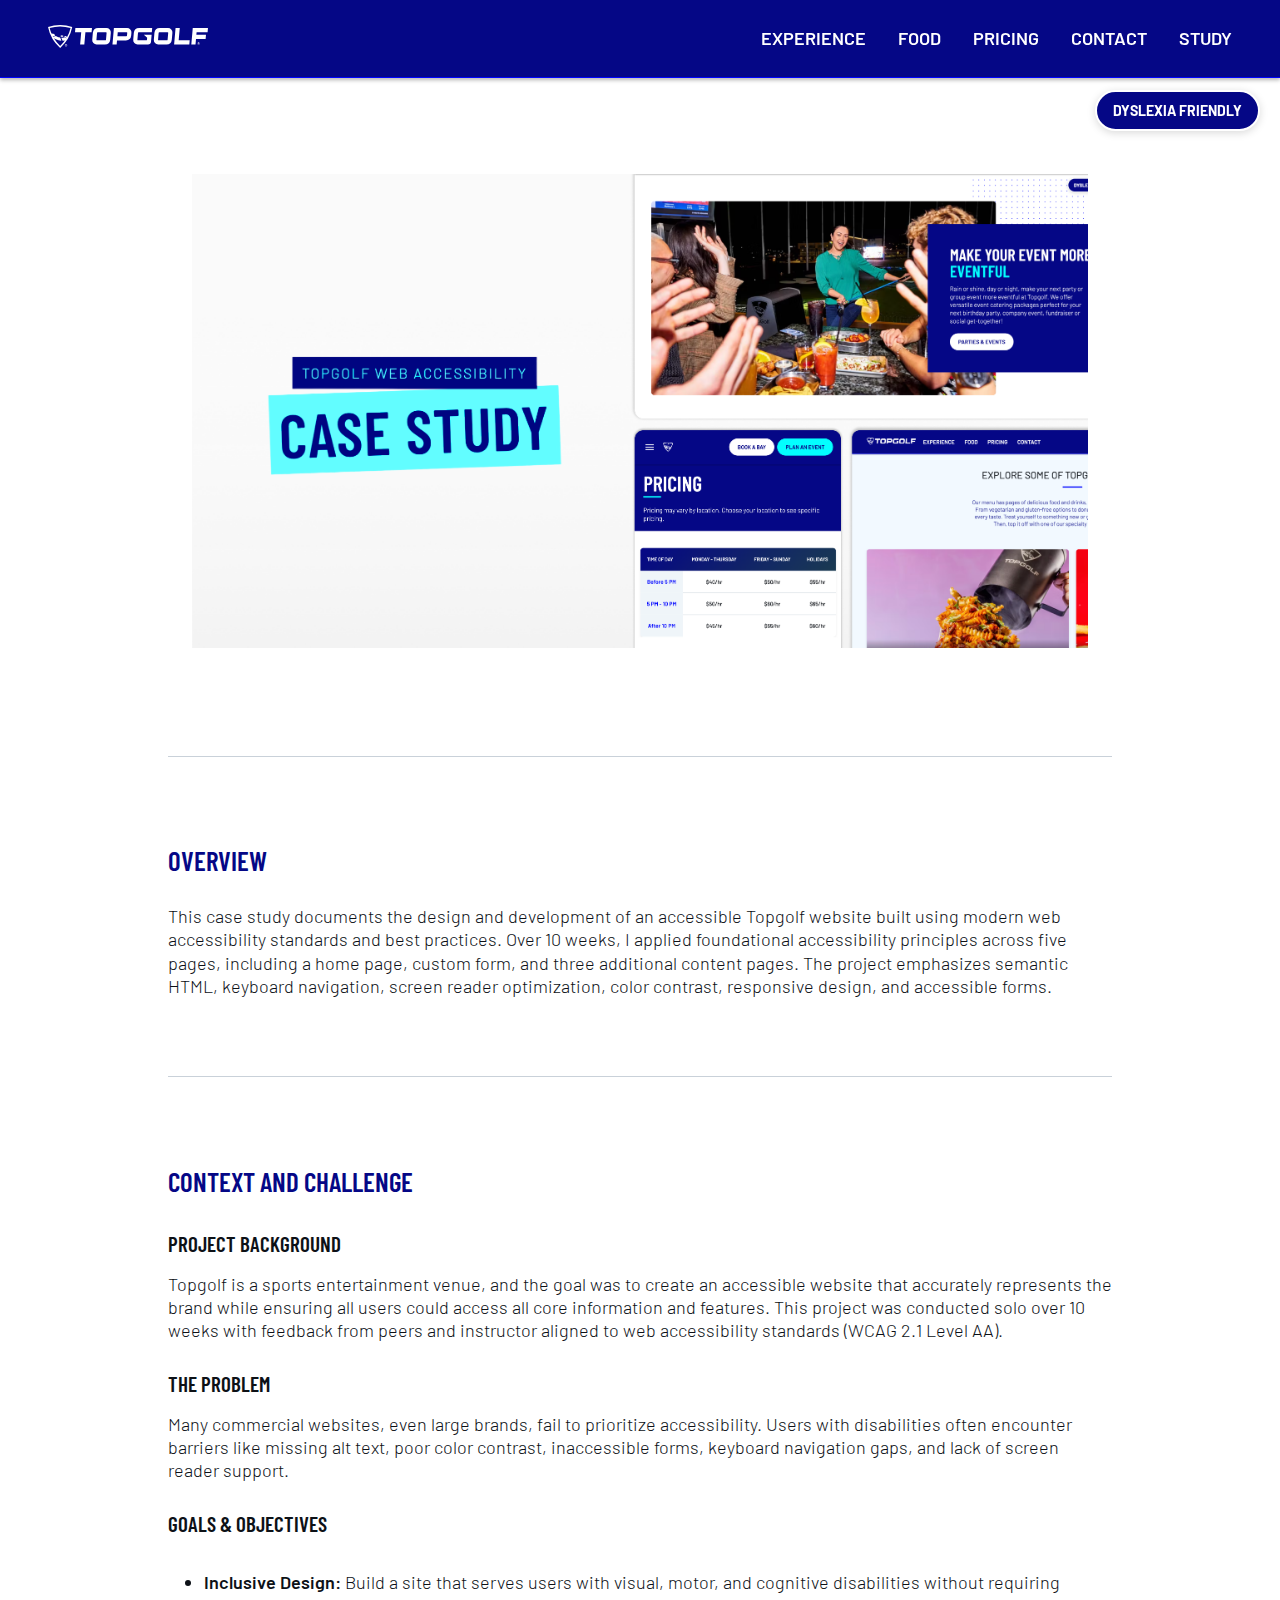
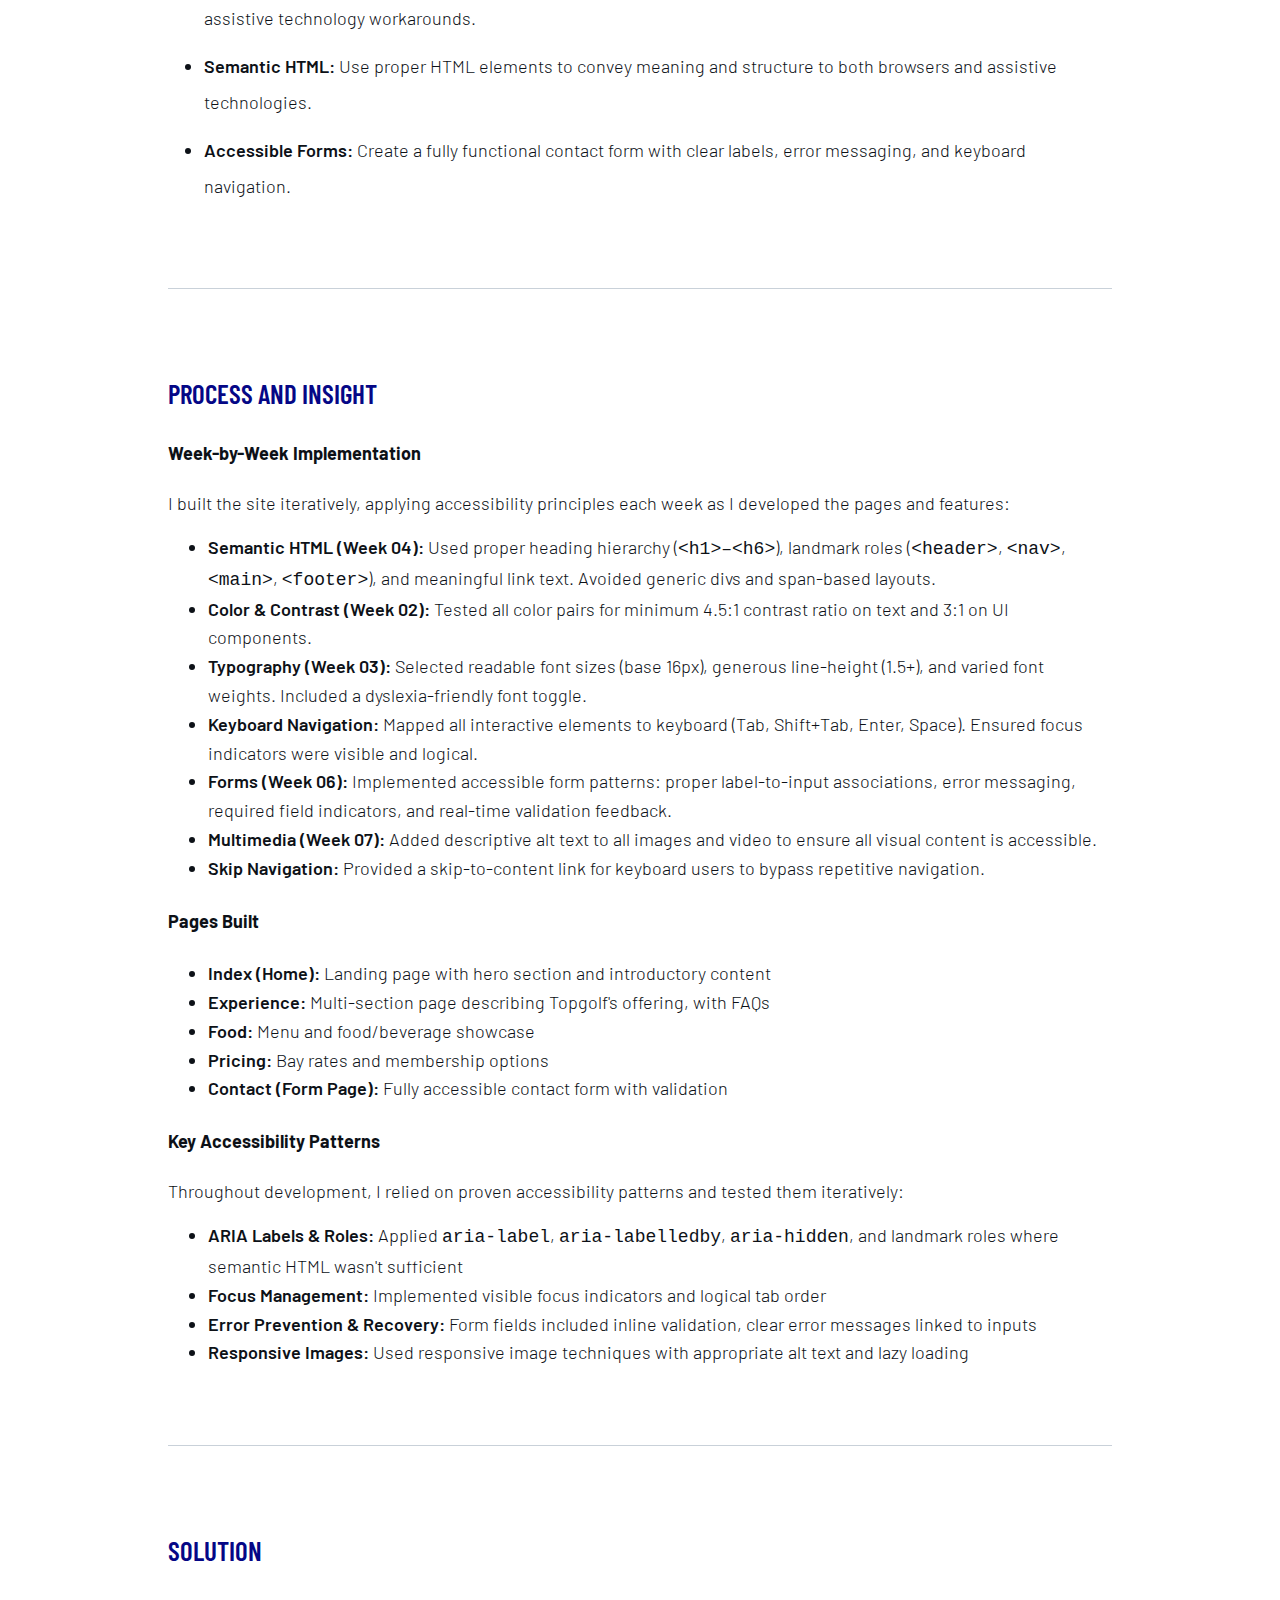
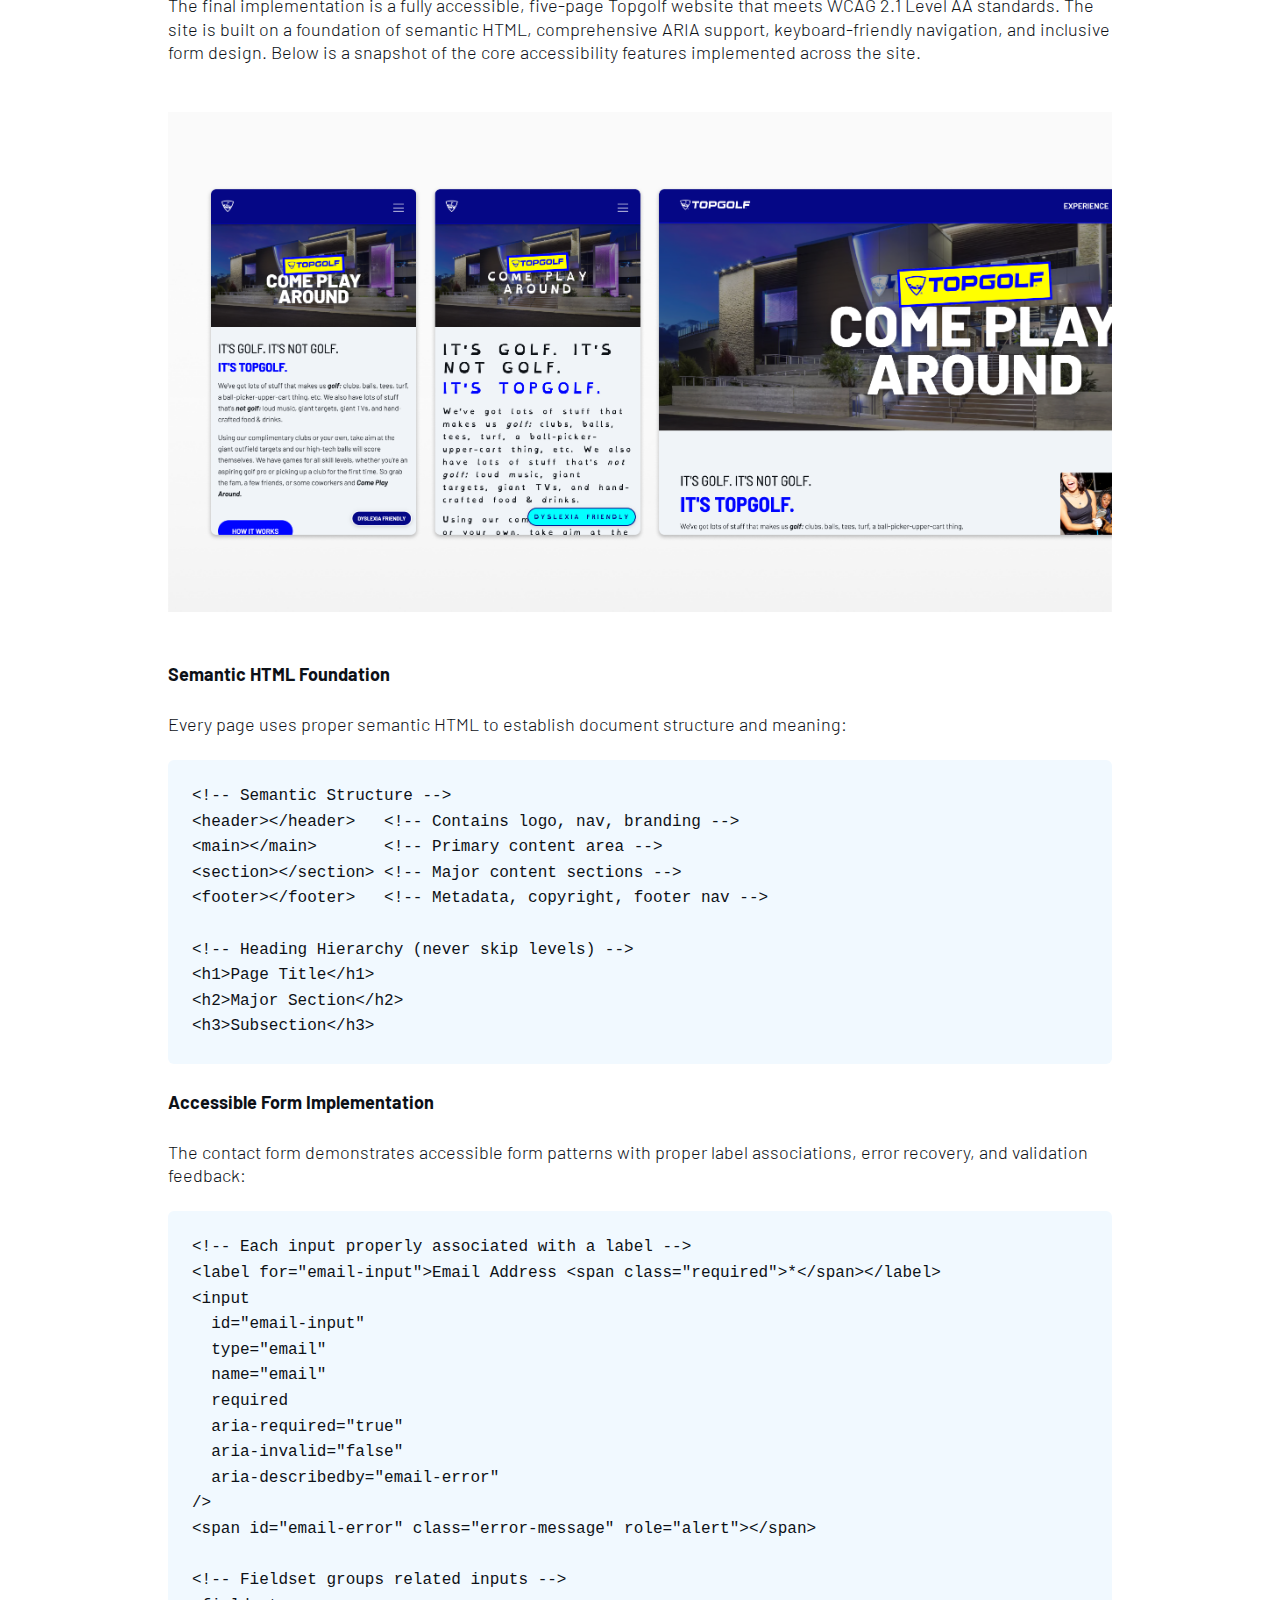
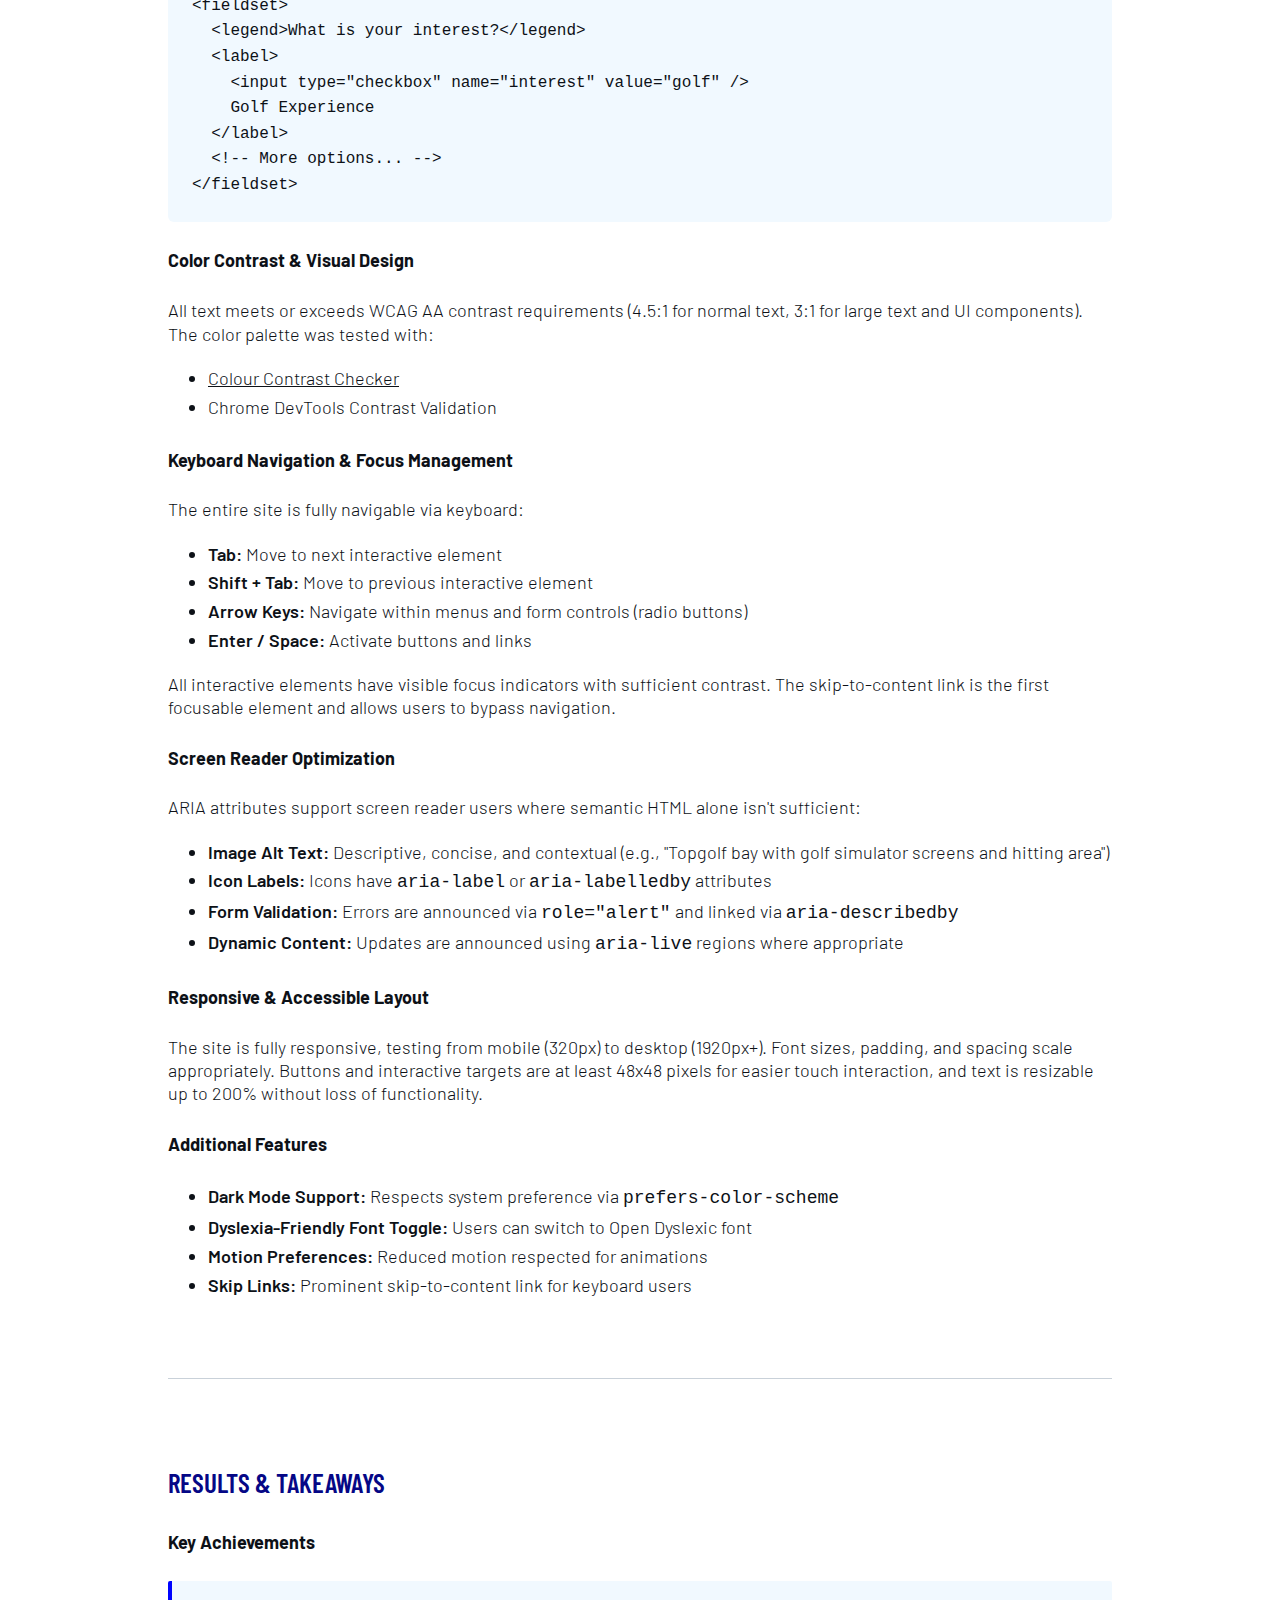
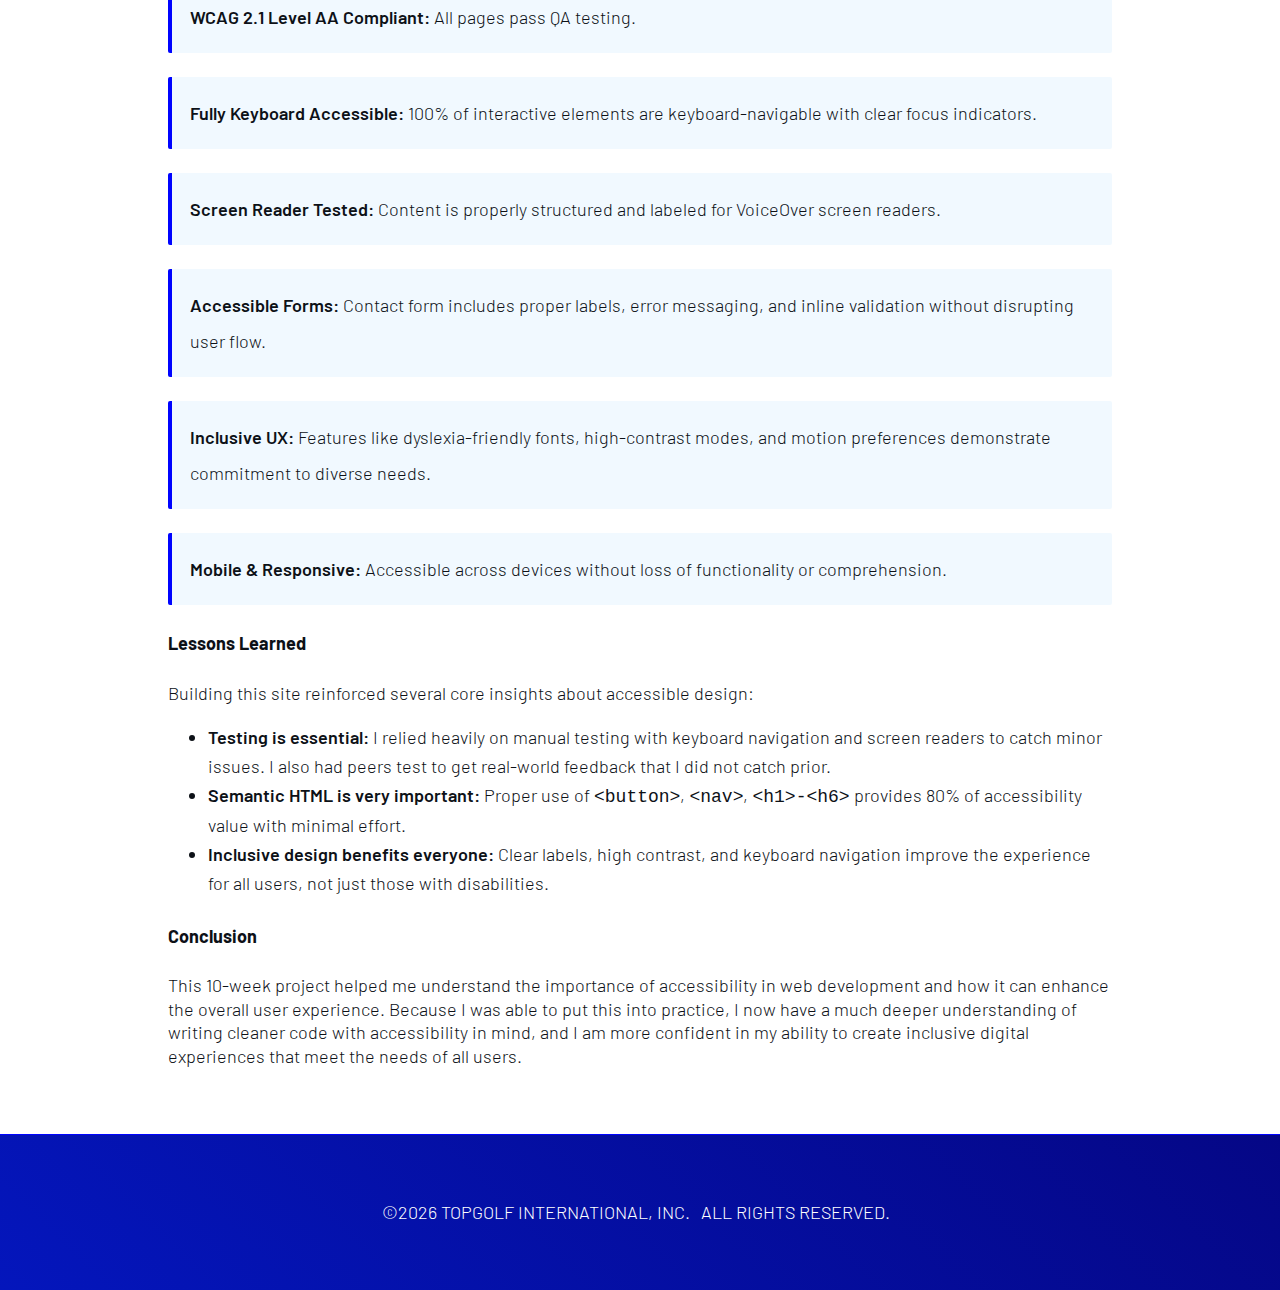
<file: final/case-study.html>
<!doctype html>
<html lang="en">
  <head>
    <meta charset="UTF-8" />
    <meta name="viewport" content="width=device-width, initial-scale=1.0" />
    <title>Case Study</title>
    <link rel="icon" href="https://topgolf.com/favicon.ico" sizes="48x48" />
    <link
      rel="icon"
      href="https://topgolf.com/favicon.svg"
      sizes="any"
      type="image/svg+xml"
    />
    <link
      rel="apple-touch-icon"
      href="https://s3.topgolf.com/apple-touch-icon-cpa.png?v=2023"
    />
    <style>
      @font-face {
        font-family: "Open Dyslexic";
        src: url("assets/fonts/OpenDyslexic-Regular.otf") format("opentype");
        font-weight: normal;
      }
    </style>
    <link rel="stylesheet" href="styles/components.css" />
    <link rel="stylesheet" href="styles/global.css" />
    <link rel="stylesheet" href="styles/case-study.css" />
    <link rel="stylesheet" href="styles/user-pref.css" />
  </head>
  <body>
    <a href="#content" class="skip-nav-link" aria-label="Skip to main content"
      >Skip to Content</a
    >
    <header
      class="site-header"
      aria-label="Site header with logo and navigation"
    >
      <a
        class="nav-logo-link"
        href="index.html"
        aria-label="Topgolf home page link"
      >
        <figure
          class="nav-logo nav-logo--shield"
          aria-hidden="true"
          aria-label="Topgolf shield logo"
        >
          <svg
            xmlns="http://www.w3.org/2000/svg"
            viewBox="0 0 144 136.46"
            role="img"
            aria-label="Topgolf Shield"
          >
            <title>Topgolf Logo Shield</title>
            <path
              d="M396,237.77a224.35,224.35,0,0,0-72,11.76,226.38,226.38,0,0,0,72,124.71,226.37,226.37,0,0,0,72-124.71A224.36,224.36,0,0,0,396,237.77Zm41.21,71.8-.26-.23a31,31,0,0,0-2.46-2.73c-.89-.88-1.88-1.76-2.94-2.64L420.42,302a13.51,13.51,0,0,1,1.06,1.34,8.39,8.39,0,0,1,1,2,5,5,0,0,1,.29,2,4.1,4.1,0,0,1-.3,1.27l11.91,5.88c-.48.82-1,1.64-1.44,2.45l-12.23-6.16a10,10,0,0,1-2.31,1.3,19.46,19.46,0,0,1-3.85,1.08,35.23,35.23,0,0,1-5.2.52,55.77,55.77,0,0,1-6.49-.2l7.83,17.83a70,70,0,0,0,13.41-.8A213.46,213.46,0,0,1,396,363a215.27,215.27,0,0,1-36.81-45.75,100.24,100.24,0,0,0,11.33,5.42,121.83,121.83,0,0,0,15.87,5.16,125.49,125.49,0,0,0,16.75,3l-5.94-18c-2.49-.41-5-.94-7.43-1.58s-4.92-1.4-7.23-2.23-4.44-1.72-6.44-2.66a53.88,53.88,0,0,1-5-2.69l-17.18,4.35q-.93-1.72-1.82-3.44l15.3-3.46a21.06,21.06,0,0,1-3-2.81,10.47,10.47,0,0,1-1.66-2.59,5.36,5.36,0,0,1-.48-2.29,4.07,4.07,0,0,1,.32-1.46h0l-17.88-3.13a212.7,212.7,0,0,1-11-33.61,218.62,218.62,0,0,1,124.47,0A215.22,215.22,0,0,1,437.21,309.56Z"
              transform="translate(-324 -237.77)"
            ></path>
            <path
              d="M404.21,299.19a1.26,1.26,0,0,1-.19.6,2.41,2.41,0,0,1-1.17.87,7.83,7.83,0,0,1-2.21.48,18.19,18.19,0,0,1-3.17,0l3,6.81a35.67,35.67,0,0,0,8.59-.07,11.28,11.28,0,0,0,4.94-1.72,3.23,3.23,0,0,0,1.5-2.67,4.59,4.59,0,0,0-.88-2.46Z"
              transform="translate(-324 -237.77)"
            ></path>
            <path
              d="M399.36,298a.82.82,0,0,0-.05-.83,3.19,3.19,0,0,0-.91-.93,9.08,9.08,0,0,0-1.5-.87c-.28-.13-.59-.26-.9-.39v-1.43l.7.22c.91.31,1.77.65,2.57,1a19.43,19.43,0,0,1,2.21,1.17,11.09,11.09,0,0,1,1.24.9l9.6,1.72a25.61,25.61,0,0,0-3.57-2.49,44.06,44.06,0,0,0-4.88-2.44c-1.7-.73-3.53-1.41-5.42-2-.8-.25-1.62-.49-2.45-.72v-1.29c.9.24,1.8.49,2.67.75q1.62.49,3.2,1t3.11,1.16l4.12-.93q-2.17-.83-4.41-1.6t-4.47-1.43c-1.39-.41-2.8-.81-4.22-1.18V268.53c6.92-3.71,14.63,1.91,19.6-8.18-6.67,2.06-10.74-3.44-19.6-3.52h-4.11v37.09c-.38,0-.74-.08-1.08-.09a7.64,7.64,0,0,0-1.64.1,2.5,2.5,0,0,0-1.08.42.75.75,0,0,0-.31.75,1.87,1.87,0,0,0,.65,1,7.13,7.13,0,0,0,1.5,1,14.55,14.55,0,0,0,2.15.88,17.68,17.68,0,0,0,2.51.62,13.14,13.14,0,0,0,2.31.2,5.66,5.66,0,0,0,1.64-.22A1.42,1.42,0,0,0,399.36,298Z"
              transform="translate(-324 -237.77)"
            ></path>
            <path
              d="M420.08,296.54c-1.42-.75-2.88-1.46-4.36-2.14-1-.44-1.93-.85-2.91-1.27l-4.1,1c.55.25,1.11.5,1.64.77,1,.49,1.91,1,2.81,1.51s1.81,1.09,2.64,1.65c.68.46,1.31.94,1.92,1.42l10.37,1.86c-1.19-.83-2.41-1.63-3.67-2.39S421.56,297.31,420.08,296.54Z"
              transform="translate(-324 -237.77)"
            ></path>
            <path
              d="M373.58,287l-6.84-3.44c-1.61,0-3.2.1-4.75.23s-3.31.34-4.88.61a41.73,41.73,0,0,0-4.79,1.09,28.35,28.35,0,0,0-4,1.54l15.92,2.85a8.68,8.68,0,0,1,1.6-1,14.53,14.53,0,0,1,2.37-.91,23.15,23.15,0,0,1,2.69-.61C371.72,287.23,372.63,287.12,373.58,287Z"
              transform="translate(-324 -237.77)"
            ></path>
            <path
              d="M379.35,286.93c1.05,0,2.14.11,3.24.21s2.2.23,3.33.38,2.07.31,3.13.5l-.78-2.38c-1.52-.3-3-.57-4.51-.8s-3.21-.46-4.78-.64-3.21-.32-4.79-.43c-.65,0-1.29-.06-1.94-.09l6.5,3.22Z"
              transform="translate(-324 -237.77)"
            ></path>
            <path
              d="M378.73,288.8a19,19,0,0,0-4.45.83,6.74,6.74,0,0,0-2.76,1.61l11.66,2.09a2.38,2.38,0,0,1,.8-.6,6.46,6.46,0,0,1,1.76-.48,14.34,14.34,0,0,1,2.29-.13,23.21,23.21,0,0,1,2.42.18l-.94-2.85a54.31,54.31,0,0,0-5.52-.66A37.25,37.25,0,0,0,378.73,288.8Z"
              transform="translate(-324 -237.77)"
            ></path>
            <path
              d="M389.6,299.32a24.4,24.4,0,0,1-3.15-1.41,13,13,0,0,1-2.27-1.52,5.8,5.8,0,0,1-.82-.86l-12.74-2.23a4.88,4.88,0,0,0,1.17,2.94,18.11,18.11,0,0,0,4.83,4.08,46.25,46.25,0,0,0,8.35,4,64.68,64.68,0,0,0,10.4,2.87l-2.24-6.81A31.78,31.78,0,0,1,389.6,299.32Z"
              transform="translate(-324 -237.77)"
            ></path>
          </svg>
        </figure>
        <figure
          class="nav-logo nav-logo--wordmark"
          aria-hidden="true"
          aria-label="Topgolf wordmark logo"
        >
          <svg
            xmlns="http://www.w3.org/2000/svg"
            viewBox="0 0 360 60"
            role="img"
            aria-label="Topgolf Wordmark"
          >
            <title>Topgolf Logo Horizontal</title>
            <path
              d="M253.82,325.69h0a2.68,2.68,0,1,1,5.36,0v0a2.68,2.68,0,1,1-5.36,0Zm5,0v0a2.26,2.26,0,0,0-2.28-2.29,2.29,2.29,0,0,0-2.28,2.31h0a2.28,2.28,0,1,0,4.56,0Zm-3.34-1.4h1.25c.62,0,1.08.29,1.08.89a.82.82,0,0,1-.59.83l.68,1h-.78l-.58-.84h-.41V327h-.65Zm1.21,1.31c.29,0,.46-.15.46-.37s-.18-.37-.46-.37h-.56v.74Z"
              transform="translate(-216 -280.17)"
            ></path>
            <path
              d="M243.25,280.17A85.08,85.08,0,0,0,216,284.62a85.6,85.6,0,0,0,27.25,47.2,85.6,85.6,0,0,0,27.25-47.2A85.08,85.08,0,0,0,243.25,280.17Zm15.6,27.18-.1-.09a10.81,10.81,0,0,0-.93-1,13.71,13.71,0,0,0-1.11-1l-4.21-.74c.15.18.29.35.4.51a2.89,2.89,0,0,1,.39.76,1.8,1.8,0,0,1,.11.74,1.53,1.53,0,0,1-.11.48l4.5,2.23-.54.93-4.63-2.33a3.83,3.83,0,0,1-.88.49,7,7,0,0,1-1.45.41,13.77,13.77,0,0,1-2,.2,23.62,23.62,0,0,1-2.46-.08l3,6.75a26,26,0,0,0,5.07-.31,80.73,80.73,0,0,1-10.65,12.29,81.72,81.72,0,0,1-13.93-17.32,37.92,37.92,0,0,0,4.29,2.05,46.31,46.31,0,0,0,6,1.95,47.22,47.22,0,0,0,6.34,1.15l-2.25-6.83c-.94-.16-1.88-.36-2.81-.6s-1.86-.53-2.74-.84-1.68-.65-2.43-1a20.83,20.83,0,0,1-1.9-1l-6.5,1.65-.69-1.31,5.79-1.31a7.69,7.69,0,0,1-1.12-1.06,4.24,4.24,0,0,1-.63-1,2,2,0,0,1-.18-.87,1.75,1.75,0,0,1,.12-.55h0l-6.77-1.18a80.37,80.37,0,0,1-4.14-12.72,82.6,82.6,0,0,1,47.11,0A81.36,81.36,0,0,1,258.85,307.35Z"
              transform="translate(-216 -280.17)"
            ></path>
            <path
              d="M246.36,303.42a.48.48,0,0,1-.07.23.93.93,0,0,1-.44.33,2.93,2.93,0,0,1-.84.18,6.93,6.93,0,0,1-1.2,0l1.13,2.58a13.82,13.82,0,0,0,3.25,0,4.19,4.19,0,0,0,1.87-.65,1.23,1.23,0,0,0,.57-1,1.7,1.7,0,0,0-.33-.93Z"
              transform="translate(-216 -280.17)"
            ></path>
            <path
              d="M244.52,303a.31.31,0,0,0,0-.32,1.44,1.44,0,0,0-.35-.35,3.3,3.3,0,0,0-.57-.33l-.34-.15v-.54l.27.08c.34.12.67.25,1,.39a8,8,0,0,1,.83.44,3.59,3.59,0,0,1,.47.35l3.64.65a10.35,10.35,0,0,0-1.35-.95,17.71,17.71,0,0,0-1.85-.92c-.64-.28-1.34-.53-2-.76q-.45-.15-.93-.27v-.49l1,.28c.41.13.82.26,1.21.4s.8.28,1.18.43l1.56-.35c-.55-.21-1.11-.41-1.67-.6s-1.12-.37-1.69-.54-1.06-.31-1.6-.45v-7.15c2.62-1.4,5.54.73,7.42-3.09-2.52.78-4.06-1.3-7.42-1.33h-1.56v14l-.4,0a2.47,2.47,0,0,0-.63,0,.9.9,0,0,0-.41.16.28.28,0,0,0-.11.28.67.67,0,0,0,.24.36,2.68,2.68,0,0,0,.57.38,6.17,6.17,0,0,0,.81.34,8.8,8.8,0,0,0,1,.23,4.76,4.76,0,0,0,.87.08,2.11,2.11,0,0,0,.63-.09A.53.53,0,0,0,244.52,303Z"
              transform="translate(-324 -237.77)"
            ></path>
            <path
              d="M252.37,302.42c-.54-.28-1.09-.56-1.65-.81-.36-.17-.73-.33-1.1-.48l-1.56.39.62.29c.37.18.72.37,1.06.57s.69.41,1,.62.5.36.73.54l3.93.71c-.45-.32-.92-.62-1.39-.91S252.93,302.71,252.37,302.42Z"
              transform="translate(-324 -237.77)"
            ></path>
            <path
              d="M234.77,298.82l-2.59-1.3q-.92,0-1.8.09c-.63.05-1.25.13-1.85.23a14.09,14.09,0,0,0-1.81.41,10.58,10.58,0,0,0-1.53.58l6,1.08a4,4,0,0,1,.61-.39,5.27,5.27,0,0,1,.9-.34,8.86,8.86,0,0,1,1-.23C234.06,298.89,234.41,298.85,234.77,298.82Z"
              transform="translate(-324 -237.77)"
            ></path>
            <path
              d="M237,298.78c.4,0,.81,0,1.23.08l1.26.15c.39.05.78.11,1.18.19l-.29-.9c-.58-.12-1.15-.22-1.71-.31l-1.81-.24c-.61-.07-1.22-.12-1.81-.16l-.74,0,2.47,1.22Z"
              transform="translate(-324 -237.77)"
            ></path>
            <path
              d="M236.72,299.49a7.08,7.08,0,0,0-1.69.31,2.54,2.54,0,0,0-1.05.61l4.42.79a.91.91,0,0,1,.3-.23,2.7,2.7,0,0,1,.67-.18,5.83,5.83,0,0,1,.87-.05c.28,0,.59,0,.91.07l-.35-1.08a20.76,20.76,0,0,0-2.09-.25A14.56,14.56,0,0,0,236.72,299.49Z"
              transform="translate(-324 -237.77)"
            ></path>
            <path
              d="M240.83,303.47a9,9,0,0,1-1.2-.53,5.2,5.2,0,0,1-.85-.58,3.21,3.21,0,0,1-.32-.32l-4.82-.85a2,2,0,0,0,.44,1.12,7.06,7.06,0,0,0,1.83,1.54,17.6,17.6,0,0,0,3.16,1.51,24.25,24.25,0,0,0,3.94,1.09l-.85-2.58A12.91,12.91,0,0,1,240.83,303.47Z"
              transform="translate(-324 -237.77)"
            ></path>
            <path
              d="M552.29,321.47v0a2.7,2.7,0,0,1,2.69-2.69,2.67,2.67,0,0,1,2.68,2.68h0a2.69,2.69,0,1,1-5.37,0Zm5,0h0a2.28,2.28,0,1,0-4.56,0v0a2.26,2.26,0,0,0,2.28,2.29A2.29,2.29,0,0,0,557.26,321.45Zm-3.35-1.39h1.26c.62,0,1.08.29,1.08.89a.83.83,0,0,1-.59.83l.68,1h-.78l-.58-.84h-.42v.84h-.65Zm1.22,1.31c.29,0,.46-.15.46-.37s-.18-.37-.46-.37h-.57v.74Z"
              transform="translate(-216 -280.17)"
            ></path>
            <polygon
              points="61.57 6.65 60.74 16.11 74.68 16.11 72.24 43.98 81.7 43.98 84.14 16.11 98.07 16.11 98.9 6.65 61.57 6.65"
            ></polygon>
            <path
              d="M486,286.83H467.39a12.18,12.18,0,0,0-11.88,10.92l-1.35,15.48a9.86,9.86,0,0,0,10,10.92H482.7a12.17,12.17,0,0,0,11.88-10.92l1.36-15.48A9.86,9.86,0,0,0,486,286.83Zm-.85,26.4a1.62,1.62,0,0,1-1.59,1.46H465a1.32,1.32,0,0,1-1.33-1.46L465,297.75a1.64,1.64,0,0,1,1.59-1.46h18.58a1.32,1.32,0,0,1,1.34,1.46Z"
              transform="translate(-216 -280.17)"
            ></path>
            <path
              d="M347.33,286.83H328.75a12.17,12.17,0,0,0-11.88,10.92l-1.36,15.48a9.87,9.87,0,0,0,10,10.92h18.58a12.18,12.18,0,0,0,11.88-10.92l1.35-15.48A9.85,9.85,0,0,0,347.33,286.83Zm-.85,26.4a1.63,1.63,0,0,1-1.59,1.46H326.31a1.31,1.31,0,0,1-1.33-1.46l1.35-15.48a1.62,1.62,0,0,1,1.59-1.46H346.5a1.32,1.32,0,0,1,1.33,1.46Z"
              transform="translate(-216 -280.17)"
            ></path>
            <polygon
              points="296.52 6.65 287.06 6.65 283.8 43.98 318.03 43.98 318.86 34.52 294.09 34.52 296.52 6.65"
            ></polygon>
            <path
              d="M393.77,286.83h-29.5L361,324.15h9.46l.82-9.28h20a12.18,12.18,0,0,0,11.88-10.93l.54-6.19A9.86,9.86,0,0,0,393.77,286.83Zm0,17.11a1.64,1.64,0,0,1-1.59,1.46h-20l.79-9.11h20a1.32,1.32,0,0,1,1.34,1.46Z"
              transform="translate(-216 -280.17)"
            ></path>
            <path
              d="M439.08,308.6l-.39,4.63a1.63,1.63,0,0,1-1.59,1.46H418.51a1.32,1.32,0,0,1-1.34-1.46l1.36-15.48a1.62,1.62,0,0,1,1.59-1.46h29.5l.83-9.46H421a12.17,12.17,0,0,0-11.88,10.92l-1.36,15.48a9.87,9.87,0,0,0,10,10.92h23.25a7,7,0,0,0,6.81-6.26l1.35-15.58h-17.5l7.49,6.29"
              transform="translate(-216 -280.17)"
            ></path>
            <polygon
              points="359.17 16.11 360 6.65 325.77 6.65 322.5 43.98 331.96 43.98 333.05 31.6 354.72 31.6 355.55 22.14 333.88 22.14 334.4 16.11 359.17 16.11"
            ></polygon>
          </svg>
        </figure>
      </a>

      <input
        type="checkbox"
        id="nav-toggle"
        class="nav-toggle"
        aria-hidden="true"
      />

      <button
        id="nav-toggle-btn"
        class="nav-toggle-btn"
        aria-label="Toggle main navigation menu"
        aria-expanded="false"
        aria-controls="site-nav"
      ></button>

      <nav
        id="site-nav"
        class="site-nav"
        aria-label="Primary site navigation menu"
      >
        <ul class="menu-links" aria-label="Main navigation links">
          <li aria-label="Topgolf Experience navigation item">
            <a
              id="nav-link-experience"
              class="nav-link"
              href="experience.html"
              aria-label="Go to Topgolf Experience page"
              >Experience</a
            >
          </li>
          <li aria-label="Food and Drink navigation item">
            <a
              id="nav-link-fnb"
              class="nav-link"
              href="food.html"
              aria-label="Go to Food page"
              >Food</a
            >
          </li>
          <li aria-label="Pricing navigation item">
            <a
              id="nav-link-pricing"
              class="nav-link"
              href="pricing.html"
              aria-label="Go to Pricing page"
              >Pricing</a
            >
          </li>
          <li aria-label="Contact navigation item">
            <a
              id="nav-link-contact"
              class="nav-link"
              href="contact.html"
              aria-label="Go to Contact page"
              >Contact</a
            >
          </li>
          <li aria-label="Case Study navigation item">
            <a
              id="nav-link-study"
              class="nav-link"
              href="case-study.html"
              aria-label="Go to Case Study page"
              >Study</a
            >
          </li>
        </ul>
      </nav>
    </header>

    <main id="content" class="site-main" aria-label="Main content area">
      <section
        class="section section--intro"
        tabindex="0"
        aria-label="Introduction section"
      >
        <figure
          class="hero-image"
          aria-label="Topgolf website case study hero image"
        >
          <img
            src="./assets/hero.png"
            alt="Screenshot of the Topgolf website showing the accessible design and navigation"
            width="1200"
            height="600"
            loading="lazy"
          />
        </figure>
      </section>

      <hr />

      <section id="overview" class="section" aria-label="Overview section">
        <h2>Overview</h2>
        <p>
          This case study documents the design and development of an accessible
          Topgolf website built using modern web accessibility standards and
          best practices. Over 10 weeks, I applied foundational accessibility
          principles across five pages, including a home page, custom form, and
          three additional content pages. The project emphasizes semantic HTML,
          keyboard navigation, screen reader optimization, color contrast,
          responsive design, and accessible forms.
        </p>
      </section>

      <hr />

      <section
        id="context-and-challenge"
        class="section"
        aria-label="Context and Challenge section"
      >
        <h2>Context and Challenge</h2>
        <article class="text-wrapper" aria-label="Project Background">
          <h3 class="details-column-heading">Project Background</h3>
          <p>
            Topgolf is a sports entertainment venue, and the goal was to create
            an accessible website that accurately represents the brand while
            ensuring all users could access all core information and features.
            This project was conducted solo over 10 weeks with feedback from
            peers and instructor aligned to web accessibility standards (WCAG
            2.1 Level AA).
          </p>
        </article>
        <article class="text-wrapper" aria-label="The Problem">
          <h3 class="details-column-heading">The Problem</h3>
          <p>
            Many commercial websites, even large brands, fail to prioritize
            accessibility. Users with disabilities often encounter barriers like
            missing alt text, poor color contrast, inaccessible forms, keyboard
            navigation gaps, and lack of screen reader support.
          </p>
        </article>
        <article class="text-wrapper" aria-label="Goals and Objectives">
          <h3 class="details-column-heading">Goals &amp; Objectives</h3>
          <ul aria-label="Project goals and objectives">
            <li aria-label="Goal: Inclusive Design">
              <strong>Inclusive Design:</strong> Build a site that serves users
              with visual, motor, and cognitive disabilities without requiring
              assistive technology workarounds.
            </li>
            <li aria-label="Goal: Semantic HTML">
              <strong>Semantic HTML:</strong> Use proper HTML elements to convey
              meaning and structure to both browsers and assistive technologies.
            </li>
            <li aria-label="Goal: Accessible Forms">
              <strong>Accessible Forms:</strong> Create a fully functional
              contact form with clear labels, error messaging, and keyboard
              navigation.
            </li>
          </ul>
        </article>
      </section>

      <hr />

      <section
        id="process-and-insight"
        class="section"
        aria-label="Process and Insight section"
      >
        <h2>Process and Insight</h2>
        <h4 class="details-column-heading">Week-by-Week Implementation</h4>
        <p>
          I built the site iteratively, applying accessibility principles each
          week as I developed the pages and features:
        </p>
        <ul aria-label="Week-by-week implementation of accessibility features">
          <li aria-label="Week 04: Semantic HTML - proper heading hierarchy and landmark roles">
            <strong>Semantic HTML (Week 04):</strong> Used proper heading
            hierarchy (<code>&lt;h1&gt;–&lt;h6&gt;</code>), landmark roles
            (<code>&lt;header&gt;</code>, <code>&lt;nav&gt;</code>,
            <code>&lt;main&gt;</code>, <code>&lt;footer&gt;</code>), and
            meaningful link text. Avoided generic divs and span-based layouts.
          </li>
          <li aria-label="Week 02: Color and Contrast - tested 4.5:1 contrast ratio">
            <strong>Color &amp; Contrast (Week 02):</strong> Tested all color
            pairs for minimum 4.5:1 contrast ratio on text and 3:1 on UI
            components.
          </li>
          <li aria-label="Week 03: Typography - readable font sizes and dyslexia-friendly toggle">
            <strong>Typography (Week 03):</strong> Selected readable font sizes
            (base 16px), generous line-height (1.5+), and varied font weights.
            Included a dyslexia-friendly font toggle.
          </li>
          <li aria-label="Keyboard Navigation - Tab, Shift+Tab, Enter, Space with visible focus indicators">
            <strong>Keyboard Navigation:</strong> Mapped all interactive
            elements to keyboard (Tab, Shift+Tab, Enter, Space). Ensured focus
            indicators were visible and logical.
          </li>
          <li aria-label="Week 06: Forms - proper label associations and validation feedback">
            <strong>Forms (Week 06):</strong> Implemented accessible form
            patterns: proper label-to-input associations, error messaging,
            required field indicators, and real-time validation feedback.
          </li>
          <li aria-label="Week 07: Multimedia - descriptive alt text for all images and video">
            <strong>Multimedia (Week 07):</strong> Added descriptive alt text to
            all images and video to ensure all visual content is accessible.
          </li>
          <li aria-label="Skip Navigation - skip-to-content link for keyboard users">
            <strong>Skip Navigation:</strong> Provided a skip-to-content link
            for keyboard users to bypass repetitive navigation.
          </li>
        </ul>
        <h4 class="details-column-heading" id="pages-built">Pages Built</h4>
        <ul aria-labelledby="pages-built">
          <li aria-label="Index page - Landing page with hero section">
            <strong>Index (Home):</strong> Landing page with hero section and
            introductory content
          </li>
          <li aria-label="Experience page - Multi-section page with FAQs">
            <strong>Experience:</strong> Multi-section page describing Topgolf's
            offering, with FAQs
          </li>
          <li aria-label="Food page - Menu and beverage showcase"><strong>Food:</strong> Menu and food/beverage showcase</li>
          <li aria-label="Pricing page - Bay rates and membership options"><strong>Pricing:</strong> Bay rates and membership options</li>
          <li aria-label="Contact page - Fully accessible form with validation">
            <strong>Contact (Form Page):</strong> Fully accessible contact form
            with validation
          </li>
        </ul>
        <h4 class="details-column-heading">Key Accessibility Patterns</h4>
        <p>
          Throughout development, I relied on proven accessibility patterns and
          tested them iteratively:
        </p>
        <ul aria-label="Key accessibility patterns used during development">
          <li aria-label="Pattern: ARIA Labels and Roles - aria-label, aria-labelledby, aria-hidden, landmark roles">
            <strong>ARIA Labels &amp; Roles:</strong> Applied
            <code>aria-label</code>, <code>aria-labelledby</code>,
            <code>aria-hidden</code>, and landmark roles where semantic HTML
            wasn't sufficient
          </li>
          <li aria-label="Pattern: Focus Management - visible indicators with logical tab order">
            <strong>Focus Management:</strong> Implemented visible focus
            indicators and logical tab order
          </li>
          <li aria-label="Pattern: Error Prevention and Recovery - inline validation with clear messages">
            <strong>Error Prevention &amp; Recovery:</strong> Form fields
            included inline validation, clear error messages linked to inputs
          </li>
          <li aria-label="Pattern: Responsive Images - responsive techniques with alt text and lazy loading">
            <strong>Responsive Images:</strong> Used responsive image techniques
            with appropriate alt text and lazy loading
          </li>
        </ul>
      </section>

      <hr />

      <section id="solution" class="section" aria-label="Solution section">
        <h2>Solution</h2>
        <p>
          The final implementation is a fully accessible, five-page Topgolf
          website that meets WCAG 2.1 Level AA standards. The site is built on a
          foundation of semantic HTML, comprehensive ARIA support,
          keyboard-friendly navigation, and inclusive form design. Below is a
          snapshot of the core accessibility features implemented across the
          site.
        </p>
         <figure
          class="hero-image"
          aria-label="Topgolf website case study solution image"
        >
          <img
            src="./assets/solution.png"
            alt="Three screenshots of the Topgolf website showing the accessible and responsive design and dyslexia-friendly toggle"
            width="1200"
            height="600"
            loading="lazy"
          />
        </figure>

        <h4 class="details-column-heading">Semantic HTML Foundation</h4>
        <p>
          Every page uses proper semantic HTML to establish document structure
          and meaning:
        </p>
        <pre><code aria-label="Example HTML code showing semantic structure with header, main, section, and footer elements plus heading hierarchy">&lt;!-- Semantic Structure --&gt;
&lt;header&gt;&lt;/header&gt;   &lt;!-- Contains logo, nav, branding --&gt;
&lt;main&gt;&lt;/main&gt;       &lt;!-- Primary content area --&gt;
&lt;section&gt;&lt;/section&gt; &lt;!-- Major content sections --&gt;
&lt;footer&gt;&lt;/footer&gt;   &lt;!-- Metadata, copyright, footer nav --&gt;

&lt;!-- Heading Hierarchy (never skip levels) --&gt;
&lt;h1&gt;Page Title&lt;/h1&gt;
&lt;h2&gt;Major Section&lt;/h2&gt;
&lt;h3&gt;Subsection&lt;/h3&gt;
</code></pre>

        <h4 class="details-column-heading">Accessible Form Implementation</h4>
        <p>
          The contact form demonstrates accessible form patterns with proper
          label associations, error recovery, and validation feedback:
        </p>
        <pre><code aria-label="Example HTML code showing accessible form implementation with input labels, required attributes, error messaging, and fieldset grouping">&lt;!-- Each input properly associated with a label --&gt;
&lt;label for="email-input"&gt;Email Address &lt;span class="required"&gt;*&lt;/span&gt;&lt;/label&gt;
&lt;input
  id="email-input"
  type="email"
  name="email"
  required
  aria-required="true"
  aria-invalid="false"
  aria-describedby="email-error"
/&gt;
&lt;span id="email-error" class="error-message" role="alert"&gt;&lt;/span&gt;

&lt;!-- Fieldset groups related inputs --&gt;
&lt;fieldset&gt;
  &lt;legend&gt;What is your interest?&lt;/legend&gt;
  &lt;label&gt;
    &lt;input type="checkbox" name="interest" value="golf" /&gt;
    Golf Experience
  &lt;/label&gt;
  &lt;!-- More options... --&gt;
&lt;/fieldset&gt;
</code></pre>

        <h4 class="details-column-heading">
          Color Contrast &amp; Visual Design
        </h4>
        <p>
          All text meets or exceeds WCAG AA contrast requirements (4.5:1 for
          normal text, 3:1 for large text and UI components). The color palette
          was tested with:
        </p>
        <ul aria-label="Tools used for color contrast testing">
          <li aria-label="Colour Contrast Checker tool">
            <a
              style="text-decoration: underline"
              target="_blank"
              href="https://colourcontrast.cc/"
              aria-label="Colour Contrast Checker (opens in new tab)"
              >Colour Contrast Checker</a
            >
          </li>
          <li aria-label="Chrome DevTools Contrast Validation">Chrome DevTools Contrast Validation</li>
        </ul>

        <h4 class="details-column-heading">
          Keyboard Navigation &amp; Focus Management
        </h4>
        <p>The entire site is fully navigable via keyboard:<br /></p>
        <ul aria-label="Keyboard navigation controls and shortcuts">
          <li aria-label="Tab key - Move to next interactive element"><strong>Tab:</strong> Move to next interactive element</li>
          <li aria-label="Shift plus Tab - Move to previous interactive element">
            <strong>Shift + Tab:</strong> Move to previous interactive element
          </li>
          <li aria-label="Arrow Keys - Navigate within menus and form controls">
            <strong>Arrow Keys:</strong> Navigate within menus and form controls
            (radio buttons)
          </li>
          <li aria-label="Enter or Space - Activate buttons and links"><strong>Enter / Space:</strong> Activate buttons and links</li>
        </ul>
        <p>
          All interactive elements have visible focus indicators with sufficient
          contrast. The skip-to-content link is the first focusable element and
          allows users to bypass navigation.
        </p>

        <h4 class="details-column-heading">Screen Reader Optimization</h4>
        <p>
          ARIA attributes support screen reader users where semantic HTML alone
          isn't sufficient:
        </p>
        <ul aria-label="Screen reader optimization techniques">
          <li aria-label="Image Alt Text - descriptive, concise, and contextual">
            <strong>Image Alt Text:</strong> Descriptive, concise, and
            contextual (e.g., "Topgolf bay with golf simulator screens and
            hitting area")
          </li>
          <li aria-label="Icon Labels - using aria-label or aria-labelledby">
            <strong>Icon Labels:</strong> Icons have <code>aria-label</code> or
            <code>aria-labelledby</code> attributes
          </li>
          <li aria-label="Form Validation - errors announced with role alert and aria-describedby">
            <strong>Form Validation:</strong> Errors are announced via
            <code>role="alert"</code> and linked via
            <code>aria-describedby</code>
          </li>
          <li aria-label="Dynamic Content - updates announced using aria-live regions">
            <strong>Dynamic Content:</strong> Updates are announced using
            <code>aria-live</code> regions where appropriate
          </li>
        </ul>

        <h4 class="details-column-heading">
          Responsive &amp; Accessible Layout
        </h4>
        <p>
          The site is fully responsive, testing from mobile (320px) to desktop
          (1920px+). Font sizes, padding, and spacing scale appropriately.
          Buttons and interactive targets are at least 48x48 pixels for easier
          touch interaction, and text is resizable up to 200% without loss of
          functionality.
        </p>

        <h4 class="details-column-heading" id="additional-features">Additional Features</h4>
        <ul aria-labelledby="additional-features">
          <li aria-label="Dark Mode Support - respects system preference">
            <strong>Dark Mode Support:</strong> Respects system preference via
            <code>prefers-color-scheme</code>
          </li>
          <li aria-label="Dyslexia-Friendly Font Toggle - switch to Open Dyslexic font">
            <strong>Dyslexia-Friendly Font Toggle:</strong> Users can switch to
            Open Dyslexic font
          </li>
          <li aria-label="Motion Preferences - reduced motion for animations">
            <strong>Motion Preferences:</strong> Reduced motion respected for
            animations
          </li>
          <li aria-label="Skip Links - prominent skip-to-content for keyboard users">
            <strong>Skip Links:</strong> Prominent skip-to-content link for
            keyboard users
          </li>
        </ul>
      </section>

      <hr />

      <section id="results-and-takeaways" class="section" aria-label="Results and Takeaways section">
        <h2>Results &amp; Takeaways</h2>
        <h4 class="details-column-heading" id="key-achievements">Key Achievements</h4>
        <ul class="metric-list" aria-labelledby="key-achievements" aria-label="Key achievements list" style="margin-top: 1rem">
          <li aria-label="Achievement: WCAG 2.1 Level AA Compliant">
            <strong>WCAG 2.1 Level AA Compliant:</strong> All pages pass QA
            testing.
          </li>
          <li aria-label="Achievement: Fully Keyboard Accessible">
            <strong>Fully Keyboard Accessible:</strong> 100% of interactive
            elements are keyboard-navigable with clear focus indicators.
          </li>
          <li aria-label="Achievement: Screen Reader Tested">
            <strong>Screen Reader Tested:</strong> Content is properly
            structured and labeled for VoiceOver screen readers.
          </li>
          <li aria-label="Achievement: Accessible Forms">
            <strong>Accessible Forms:</strong> Contact form includes proper
            labels, error messaging, and inline validation without disrupting
            user flow.
          </li>
          <li aria-label="Achievement: Inclusive User Experience">
            <strong>Inclusive UX:</strong> Features like dyslexia-friendly
            fonts, high-contrast modes, and motion preferences demonstrate
            commitment to diverse needs.
          </li>
          <li aria-label="Achievement: Mobile and Responsive">
            <strong>Mobile &amp; Responsive:</strong> Accessible across devices
            without loss of functionality or comprehension.
          </li>
        </ul>

        <h4 class="details-column-heading" id="lessons-learned">Lessons Learned</h4>
        <p>
          Building this site reinforced several core insights about accessible
          design:
        </p>
        <ul aria-labelledby="lessons-learned">
          <li aria-label="Lesson: Testing is essential - manual testing and peer feedback">
            <strong>Testing is essential:</strong> I relied heavily on manual
            testing with keyboard navigation and screen readers to catch minor
            issues. I also had peers test to get real-world feedback that I did
            not catch prior.
          </li>
          <li aria-label="Lesson: Semantic HTML is very important - provides 80 percent of accessibility value">
            <strong>Semantic HTML is very important:</strong> Proper use of
            <code>&lt;button&gt;</code>, <code>&lt;nav&gt;</code>,
            <code>&lt;h1&gt;-&lt;h6&gt;</code> provides 80% of accessibility
            value with minimal effort.
          </li>
          <li aria-label="Lesson: Inclusive design benefits everyone - improves experience for all users">
            <strong>Inclusive design benefits everyone:</strong> Clear labels,
            high contrast, and keyboard navigation improve the experience for
            all users, not just those with disabilities.
          </li>
        </ul>

        <h4 class="details-column-heading">Conclusion</h4>
        <p>
          This 10-week project helped me understand the importance of
          accessibility in web development and how it can enhance the overall
          user experience. Because I was able to put this into practice, I now
          have a much deeper understanding of writing cleaner code with
          accessibility in mind, and I am more confident in my ability to create
          inclusive digital experiences that meet the needs of all users.
        </p>
      </section>
    </main>
    <footer
      class="site-footer"
      aria-labelledby="footer-heading"
      aria-label="Site footer"
    >
      <small class="footer-meta" aria-label="Footer copyright">
        <p
          class="footer-meta-line"
          aria-label="Copyright 2026 Topgolf International, Inc."
        >
          ©2026 Topgolf International, Inc.
        </p>
        <p class="footer-meta-line" aria-label="All rights reserved.">
          All rights reserved.
        </p>
      </small>
    </footer>
    <script src="script/main.js"></script>
    <script src="script/dyslexia-mode.js"></script>
  </body>
</html>
</file>
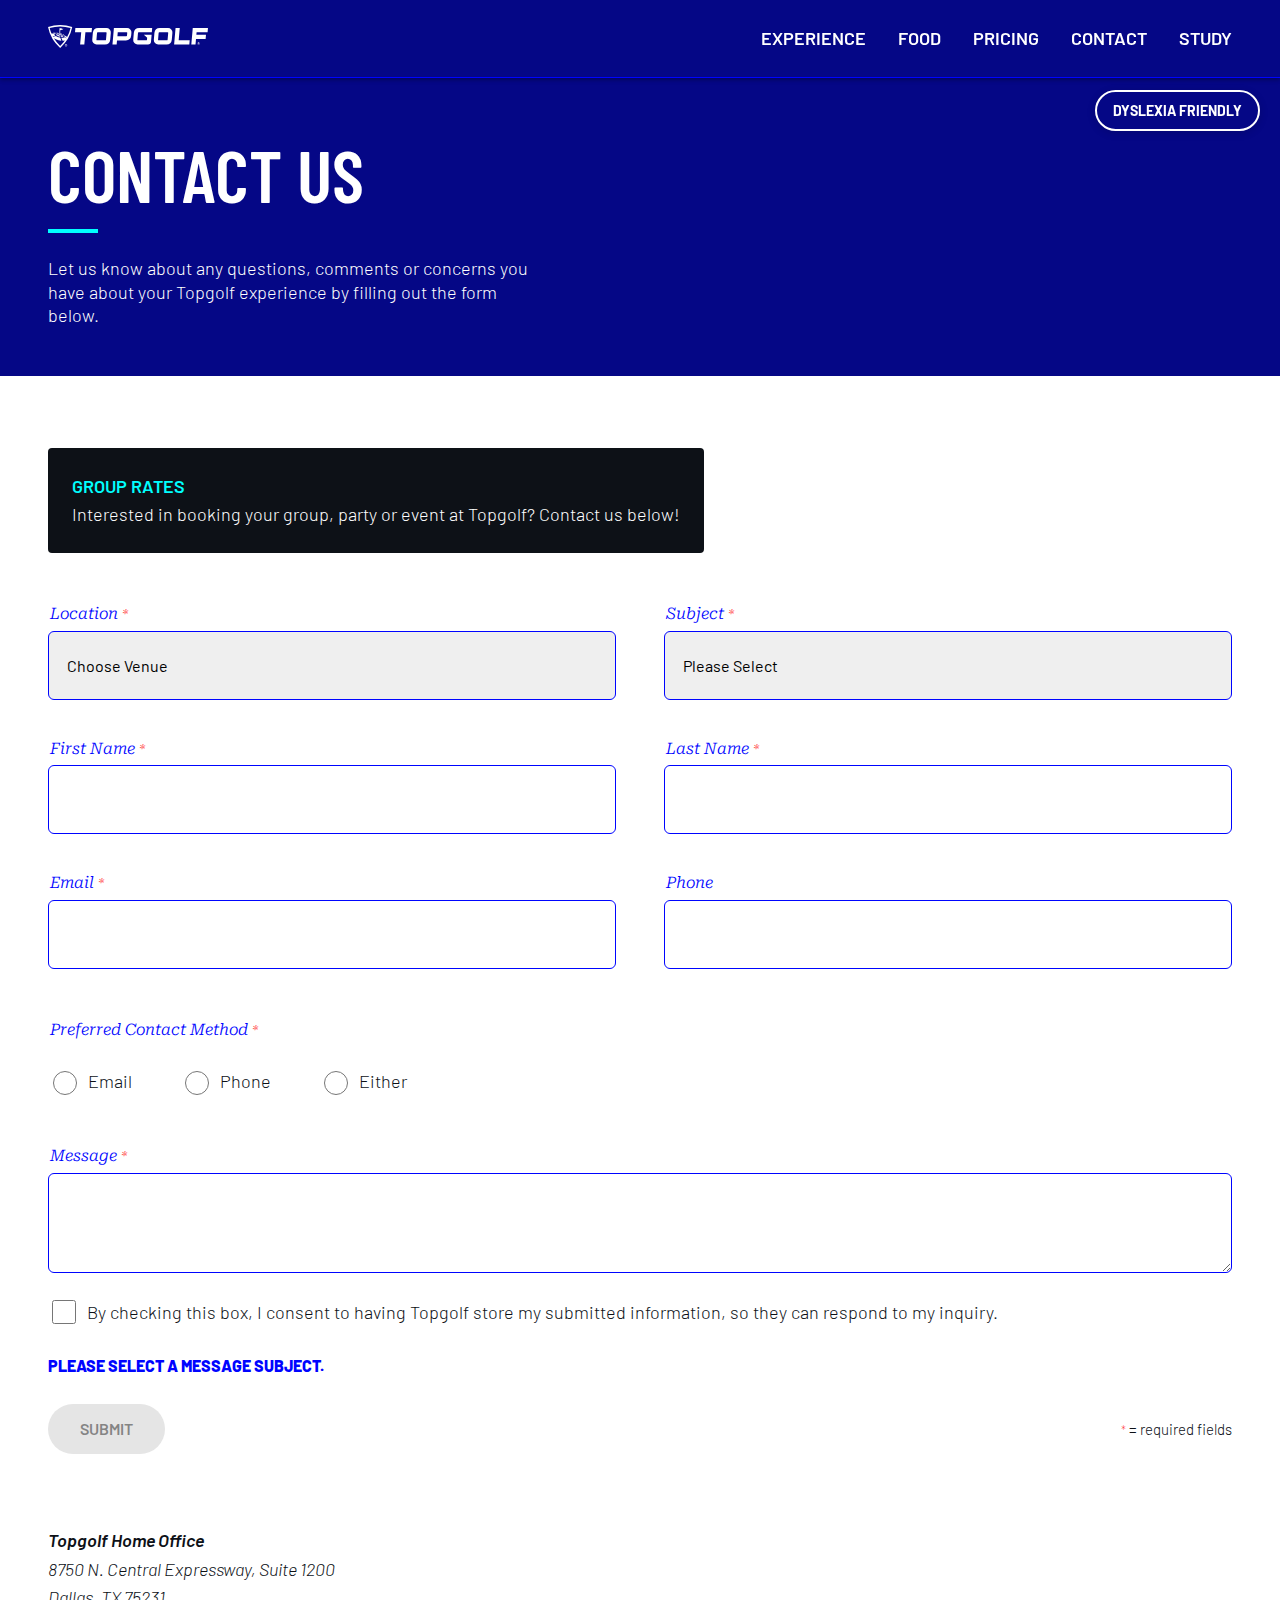
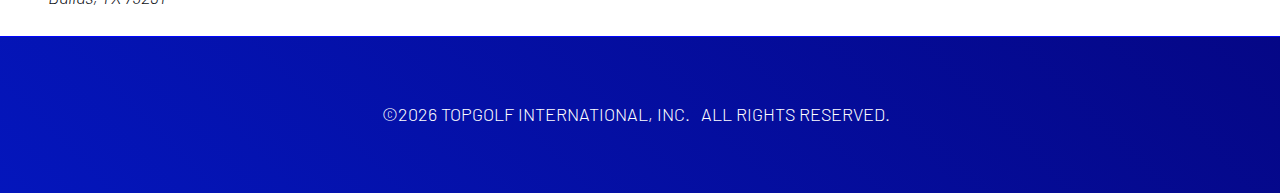
<file: final/contact.html>
<!doctype html>
<html lang="en">
  <head>
    <meta charset="UTF-8" />
    <meta name="viewport" content="width=device-width, initial-scale=1.0" />
    <title>Contact</title>
    <link rel="icon" href="https://topgolf.com/favicon.ico" sizes="48x48" />
    <link
      rel="icon"
      href="https://topgolf.com/favicon.svg"
      sizes="any"
      type="image/svg+xml"
    />
    <link
      rel="apple-touch-icon"
      href="https://s3.topgolf.com/apple-touch-icon-cpa.png?v=2023"
    />
    <style>
      @font-face {
        font-family: 'Open Dyslexic';
        src: url('assets/fonts/OpenDyslexic-Regular.otf') format('opentype');
        font-weight: normal;
      }
    </style>
    <link rel="stylesheet" href="styles/components.css" />
    <link rel="stylesheet" href="styles/global.css" />
    <link rel="stylesheet" href="styles/contact.css" />
    <link rel="stylesheet" href="styles/user-pref.css" />
  </head>
  <body>
    <a href="#content" class="skip-nav-link" aria-label="Skip to main content"
      >Skip to Main Content</a
    >
    <header
      class="site-header"
      aria-label="Site header with logo and navigation"
    >

      <a class="nav-logo-link" href="index.html" aria-label="Topgolf home page link">
        <figure
          class="nav-logo nav-logo--shield"
          aria-hidden="true"
          aria-label="Topgolf shield logo"
        >
          <svg
            xmlns="http://www.w3.org/2000/svg"
            viewBox="0 0 144 136.46"
            role="img"
            aria-label="Topgolf Shield"
          >
            <title>Topgolf Logo Shield</title>
            <path
              d="M396,237.77a224.35,224.35,0,0,0-72,11.76,226.38,226.38,0,0,0,72,124.71,226.37,226.37,0,0,0,72-124.71A224.36,224.36,0,0,0,396,237.77Zm41.21,71.8-.26-.23a31,31,0,0,0-2.46-2.73c-.89-.88-1.88-1.76-2.94-2.64L420.42,302a13.51,13.51,0,0,1,1.06,1.34,8.39,8.39,0,0,1,1,2,5,5,0,0,1,.29,2,4.1,4.1,0,0,1-.3,1.27l11.91,5.88c-.48.82-1,1.64-1.44,2.45l-12.23-6.16a10,10,0,0,1-2.31,1.3,19.46,19.46,0,0,1-3.85,1.08,35.23,35.23,0,0,1-5.2.52,55.77,55.77,0,0,1-6.49-.2l7.83,17.83a70,70,0,0,0,13.41-.8A213.46,213.46,0,0,1,396,363a215.27,215.27,0,0,1-36.81-45.75,100.24,100.24,0,0,0,11.33,5.42,121.83,121.83,0,0,0,15.87,5.16,125.49,125.49,0,0,0,16.75,3l-5.94-18c-2.49-.41-5-.94-7.43-1.58s-4.92-1.4-7.23-2.23-4.44-1.72-6.44-2.66a53.88,53.88,0,0,1-5-2.69l-17.18,4.35q-.93-1.72-1.82-3.44l15.3-3.46a21.06,21.06,0,0,1-3-2.81,10.47,10.47,0,0,1-1.66-2.59,5.36,5.36,0,0,1-.48-2.29,4.07,4.07,0,0,1,.32-1.46h0l-17.88-3.13a212.7,212.7,0,0,1-11-33.61,218.62,218.62,0,0,1,124.47,0A215.22,215.22,0,0,1,437.21,309.56Z"
              transform="translate(-324 -237.77)"
            ></path>
            <path
              d="M404.21,299.19a1.26,1.26,0,0,1-.19.6,2.41,2.41,0,0,1-1.17.87,7.83,7.83,0,0,1-2.21.48,18.19,18.19,0,0,1-3.17,0l3,6.81a35.67,35.67,0,0,0,8.59-.07,11.28,11.28,0,0,0,4.94-1.72,3.23,3.23,0,0,0,1.5-2.67,4.59,4.59,0,0,0-.88-2.46Z"
              transform="translate(-324 -237.77)"
            ></path>
            <path
              d="M399.36,298a.82.82,0,0,0-.05-.83,3.19,3.19,0,0,0-.91-.93,9.08,9.08,0,0,0-1.5-.87c-.28-.13-.59-.26-.9-.39v-1.43l.7.22c.91.31,1.77.65,2.57,1a19.43,19.43,0,0,1,2.21,1.17,11.09,11.09,0,0,1,1.24.9l9.6,1.72a25.61,25.61,0,0,0-3.57-2.49,44.06,44.06,0,0,0-4.88-2.44c-1.7-.73-3.53-1.41-5.42-2-.8-.25-1.62-.49-2.45-.72v-1.29c.9.24,1.8.49,2.67.75q1.62.49,3.2,1t3.11,1.16l4.12-.93q-2.17-.83-4.41-1.6t-4.47-1.43c-1.39-.41-2.8-.81-4.22-1.18V268.53c6.92-3.71,14.63,1.91,19.6-8.18-6.67,2.06-10.74-3.44-19.6-3.52h-4.11v37.09c-.38,0-.74-.08-1.08-.09a7.64,7.64,0,0,0-1.64.1,2.5,2.5,0,0,0-1.08.42.75.75,0,0,0-.31.75,1.87,1.87,0,0,0,.65,1,7.13,7.13,0,0,0,1.5,1,14.55,14.55,0,0,0,2.15.88,17.68,17.68,0,0,0,2.51.62,13.14,13.14,0,0,0,2.31.2,5.66,5.66,0,0,0,1.64-.22A1.42,1.42,0,0,0,399.36,298Z"
              transform="translate(-324 -237.77)"
            ></path>
            <path
              d="M420.08,296.54c-1.42-.75-2.88-1.46-4.36-2.14-1-.44-1.93-.85-2.91-1.27l-4.1,1c.55.25,1.11.5,1.64.77,1,.49,1.91,1,2.81,1.51s1.81,1.09,2.64,1.65c.68.46,1.31.94,1.92,1.42l10.37,1.86c-1.19-.83-2.41-1.63-3.67-2.39S421.56,297.31,420.08,296.54Z"
              transform="translate(-324 -237.77)"
            ></path>
            <path
              d="M373.58,287l-6.84-3.44c-1.61,0-3.2.1-4.75.23s-3.31.34-4.88.61a41.73,41.73,0,0,0-4.79,1.09,28.35,28.35,0,0,0-4,1.54l15.92,2.85a8.68,8.68,0,0,1,1.6-1,14.53,14.53,0,0,1,2.37-.91,23.15,23.15,0,0,1,2.69-.61C371.72,287.23,372.63,287.12,373.58,287Z"
              transform="translate(-324 -237.77)"
            ></path>
            <path
              d="M379.35,286.93c1.05,0,2.14.11,3.24.21s2.2.23,3.33.38,2.07.31,3.13.5l-.78-2.38c-1.52-.3-3-.57-4.51-.8s-3.21-.46-4.78-.64-3.21-.32-4.79-.43c-.65,0-1.29-.06-1.94-.09l6.5,3.22Z"
              transform="translate(-324 -237.77)"
            ></path>
            <path
              d="M378.73,288.8a19,19,0,0,0-4.45.83,6.74,6.74,0,0,0-2.76,1.61l11.66,2.09a2.38,2.38,0,0,1,.8-.6,6.46,6.46,0,0,1,1.76-.48,14.34,14.34,0,0,1,2.29-.13,23.21,23.21,0,0,1,2.42.18l-.94-2.85a54.31,54.31,0,0,0-5.52-.66A37.25,37.25,0,0,0,378.73,288.8Z"
              transform="translate(-324 -237.77)"
            ></path>
            <path
              d="M389.6,299.32a24.4,24.4,0,0,1-3.15-1.41,13,13,0,0,1-2.27-1.52,5.8,5.8,0,0,1-.82-.86l-12.74-2.23a4.88,4.88,0,0,0,1.17,2.94,18.11,18.11,0,0,0,4.83,4.08,46.25,46.25,0,0,0,8.35,4,64.68,64.68,0,0,0,10.4,2.87l-2.24-6.81A31.78,31.78,0,0,1,389.6,299.32Z"
              transform="translate(-324 -237.77)"
            ></path>
          </svg>
        </figure>
        <figure
          class="nav-logo nav-logo--wordmark"
          aria-hidden="true"
          aria-label="Topgolf wordmark logo"
        >
          <svg
            xmlns="http://www.w3.org/2000/svg"
            viewBox="0 0 360 60"
            role="img"
            aria-label="Topgolf Wordmark"
          >
            <title>Topgolf Logo Horizontal</title>
            <path
              d="M253.82,325.69h0a2.68,2.68,0,1,1,5.36,0v0a2.68,2.68,0,1,1-5.36,0Zm5,0v0a2.26,2.26,0,0,0-2.28-2.29,2.29,2.29,0,0,0-2.28,2.31h0a2.28,2.28,0,1,0,4.56,0Zm-3.34-1.4h1.25c.62,0,1.08.29,1.08.89a.82.82,0,0,1-.59.83l.68,1h-.78l-.58-.84h-.41V327h-.65Zm1.21,1.31c.29,0,.46-.15.46-.37s-.18-.37-.46-.37h-.56v.74Z"
              transform="translate(-216 -280.17)"
            ></path>
            <path
              d="M243.25,280.17A85.08,85.08,0,0,0,216,284.62a85.6,85.6,0,0,0,27.25,47.2,85.6,85.6,0,0,0,27.25-47.2A85.08,85.08,0,0,0,243.25,280.17Zm15.6,27.18-.1-.09a10.81,10.81,0,0,0-.93-1,13.71,13.71,0,0,0-1.11-1l-4.21-.74c.15.18.29.35.4.51a2.89,2.89,0,0,1,.39.76,1.8,1.8,0,0,1,.11.74,1.53,1.53,0,0,1-.11.48l4.5,2.23-.54.93-4.63-2.33a3.83,3.83,0,0,1-.88.49,7,7,0,0,1-1.45.41,13.77,13.77,0,0,1-2,.2,23.62,23.62,0,0,1-2.46-.08l3,6.75a26,26,0,0,0,5.07-.31,80.73,80.73,0,0,1-10.65,12.29,81.72,81.72,0,0,1-13.93-17.32,37.92,37.92,0,0,0,4.29,2.05,46.31,46.31,0,0,0,6,1.95,47.22,47.22,0,0,0,6.34,1.15l-2.25-6.83c-.94-.16-1.88-.36-2.81-.6s-1.86-.53-2.74-.84-1.68-.65-2.43-1a20.83,20.83,0,0,1-1.9-1l-6.5,1.65-.69-1.31,5.79-1.31a7.69,7.69,0,0,1-1.12-1.06,4.24,4.24,0,0,1-.63-1,2,2,0,0,1-.18-.87,1.75,1.75,0,0,1,.12-.55h0l-6.77-1.18a80.37,80.37,0,0,1-4.14-12.72,82.6,82.6,0,0,1,47.11,0A81.36,81.36,0,0,1,258.85,307.35Z"
              transform="translate(-216 -280.17)"
            ></path>
            <path
              d="M246.36,303.42a.48.48,0,0,1-.07.23.93.93,0,0,1-.44.33,2.93,2.93,0,0,1-.84.18,6.93,6.93,0,0,1-1.2,0l1.13,2.58a13.82,13.82,0,0,0,3.25,0,4.19,4.19,0,0,0,1.87-.65,1.23,1.23,0,0,0,.57-1,1.7,1.7,0,0,0-.33-.93Z"
              transform="translate(-216 -280.17)"
            ></path>
            <path
              d="M244.52,303a.31.31,0,0,0,0-.32,1.44,1.44,0,0,0-.35-.35,3.3,3.3,0,0,0-.57-.33l-.34-.15v-.54l.27.08c.34.12.67.25,1,.39a8,8,0,0,1,.83.44,3.59,3.59,0,0,1,.47.35l3.64.65a10.35,10.35,0,0,0-1.35-.95,17.71,17.71,0,0,0-1.85-.92c-.64-.28-1.34-.53-2-.76q-.45-.15-.93-.27v-.49l1,.28c.41.13.82.26,1.21.4s.8.28,1.18.43l1.56-.35c-.55-.21-1.11-.41-1.67-.6s-1.12-.37-1.69-.54-1.06-.31-1.6-.45v-7.15c2.62-1.4,5.54.73,7.42-3.09-2.52.78-4.06-1.3-7.42-1.33h-1.56v14l-.4,0a2.47,2.47,0,0,0-.63,0,.9.9,0,0,0-.41.16.28.28,0,0,0-.11.28.67.67,0,0,0,.24.36,2.68,2.68,0,0,0,.57.38,6.17,6.17,0,0,0,.81.34,8.8,8.8,0,0,0,1,.23,4.76,4.76,0,0,0,.87.08,2.11,2.11,0,0,0,.63-.09A.53.53,0,0,0,244.52,303Z"
              transform="translate(-216 -280.17)"
            ></path>
            <path
              d="M252.37,302.42c-.54-.28-1.09-.56-1.65-.81-.36-.17-.73-.33-1.1-.48l-1.56.39.62.29c.37.18.72.37,1.06.57s.69.41,1,.62.5.36.73.54l3.93.71c-.45-.32-.92-.62-1.39-.91S252.93,302.71,252.37,302.42Z"
              transform="translate(-216 -280.17)"
            ></path>
            <path
              d="M234.77,298.82l-2.59-1.3q-.92,0-1.8.09c-.63.05-1.25.13-1.85.23a14.09,14.09,0,0,0-1.81.41,10.58,10.58,0,0,0-1.53.58l6,1.08a4,4,0,0,1,.61-.39,5.27,5.27,0,0,1,.9-.34,8.86,8.86,0,0,1,1-.23C234.06,298.89,234.41,298.85,234.77,298.82Z"
              transform="translate(-216 -280.17)"
            ></path>
            <path
              d="M237,298.78c.4,0,.81,0,1.23.08l1.26.15c.39.05.78.11,1.18.19l-.29-.9c-.58-.12-1.15-.22-1.71-.31l-1.81-.24c-.61-.07-1.22-.12-1.81-.16l-.74,0,2.47,1.22Z"
              transform="translate(-216 -280.17)"
            ></path>
            <path
              d="M236.72,299.49a7.08,7.08,0,0,0-1.69.31,2.54,2.54,0,0,0-1.05.61l4.42.79a.91.91,0,0,1,.3-.23,2.7,2.7,0,0,1,.67-.18,5.83,5.83,0,0,1,.87-.05c.28,0,.59,0,.91.07l-.35-1.08a20.76,20.76,0,0,0-2.09-.25A14.56,14.56,0,0,0,236.72,299.49Z"
              transform="translate(-216 -280.17)"
            ></path>
            <path
              d="M240.83,303.47a9,9,0,0,1-1.2-.53,5.2,5.2,0,0,1-.85-.58,3.21,3.21,0,0,1-.32-.32l-4.82-.85a2,2,0,0,0,.44,1.12,7.06,7.06,0,0,0,1.83,1.54,17.6,17.6,0,0,0,3.16,1.51,24.25,24.25,0,0,0,3.94,1.09l-.85-2.58A12.91,12.91,0,0,1,240.83,303.47Z"
              transform="translate(-216 -280.17)"
            ></path>
            <path
              d="M552.29,321.47v0a2.7,2.7,0,0,1,2.69-2.69,2.67,2.67,0,0,1,2.68,2.68h0a2.69,2.69,0,1,1-5.37,0Zm5,0h0a2.28,2.28,0,1,0-4.56,0v0a2.26,2.26,0,0,0,2.28,2.29A2.29,2.29,0,0,0,557.26,321.45Zm-3.35-1.39h1.26c.62,0,1.08.29,1.08.89a.83.83,0,0,1-.59.83l.68,1h-.78l-.58-.84h-.42v.84h-.65Zm1.22,1.31c.29,0,.46-.15.46-.37s-.18-.37-.46-.37h-.57v.74Z"
              transform="translate(-216 -280.17)"
            ></path>
            <polygon
              points="61.57 6.65 60.74 16.11 74.68 16.11 72.24 43.98 81.7 43.98 84.14 16.11 98.07 16.11 98.9 6.65 61.57 6.65"
            ></polygon>
            <path
              d="M486,286.83H467.39a12.18,12.18,0,0,0-11.88,10.92l-1.35,15.48a9.86,9.86,0,0,0,10,10.92H482.7a12.17,12.17,0,0,0,11.88-10.92l1.36-15.48A9.86,9.86,0,0,0,486,286.83Zm-.85,26.4a1.62,1.62,0,0,1-1.59,1.46H465a1.32,1.32,0,0,1-1.33-1.46L465,297.75a1.64,1.64,0,0,1,1.59-1.46h18.58a1.32,1.32,0,0,1,1.34,1.46Z"
              transform="translate(-216 -280.17)"
            ></path>
            <path
              d="M347.33,286.83H328.75a12.17,12.17,0,0,0-11.88,10.92l-1.36,15.48a9.87,9.87,0,0,0,10,10.92h18.58a12.18,12.18,0,0,0,11.88-10.92l1.35-15.48A9.85,9.85,0,0,0,347.33,286.83Zm-.85,26.4a1.63,1.63,0,0,1-1.59,1.46H326.31a1.31,1.31,0,0,1-1.33-1.46l1.35-15.48a1.62,1.62,0,0,1,1.59-1.46H346.5a1.32,1.32,0,0,1,1.33,1.46Z"
              transform="translate(-216 -280.17)"
            ></path>
            <polygon
              points="296.52 6.65 287.06 6.65 283.8 43.98 318.03 43.98 318.86 34.52 294.09 34.52 296.52 6.65"
            ></polygon>
            <path
              d="M393.77,286.83h-29.5L361,324.15h9.46l.82-9.28h20a12.18,12.18,0,0,0,11.88-10.93l.54-6.19A9.86,9.86,0,0,0,393.77,286.83Zm0,17.11a1.64,1.64,0,0,1-1.59,1.46h-20l.79-9.11h20a1.32,1.32,0,0,1,1.34,1.46Z"
              transform="translate(-216 -280.17)"
            ></path>
            <path
              d="M439.08,308.6l-.39,4.63a1.63,1.63,0,0,1-1.59,1.46H418.51a1.32,1.32,0,0,1-1.34-1.46l1.36-15.48a1.62,1.62,0,0,1,1.59-1.46h29.5l.83-9.46H421a12.17,12.17,0,0,0-11.88,10.92l-1.36,15.48a9.87,9.87,0,0,0,10,10.92h23.25a7,7,0,0,0,6.81-6.26l1.35-15.58h-17.5l7.49,6.29"
              transform="translate(-216 -280.17)"
            ></path>
            <polygon
              points="359.17 16.11 360 6.65 325.77 6.65 322.5 43.98 331.96 43.98 333.05 31.6 354.72 31.6 355.55 22.14 333.88 22.14 334.4 16.11 359.17 16.11"
            ></polygon>
          </svg>
        </figure>
      </a>

      <input
        type="checkbox"
        id="nav-toggle"
        class="nav-toggle"
        aria-hidden="true"
      />

      <button
        id="nav-toggle-btn"
        class="nav-toggle-btn"
        aria-label="Toggle main navigation menu"
        aria-expanded="false"
        aria-controls="site-nav"
      ></button>

      <nav id="site-nav" class="site-nav" aria-label="Primary site navigation menu">
        <ul class="menu-links" aria-label="Main navigation links">
          <li aria-label="Topgolf Experience navigation item">
            <a
              id="nav-link-experience"
              class="nav-link"
              href="experience.html"
              aria-label="Go to Topgolf Experience page"
              >Experience</a
            >
          </li>
          <li aria-label="Food and Drink navigation item">
            <a
              id="nav-link-fnb"
              class="nav-link"
              href="food.html"
              aria-label="Go to Food page"
              >Food</a
            >
          </li>
          <li aria-label="Pricing navigation item">
            <a
              id="nav-link-pricing"
              class="nav-link"
              href="pricing.html"
              aria-label="Go to Pricing page"
              >Pricing</a
            >
          </li>
          <li aria-label="Contact navigation item">
            <a
              id="nav-link-contact"
              class="nav-link"
              href="contact.html"
              aria-label="Go to Contact page"
              >Contact</a
            >
          </li>
          <li aria-label="Case Study navigation item">
            <a
              id="nav-link-study"
              class="nav-link"
              href="case-study.html"
              aria-label="Go to Case Study page"
              >Study</a
            >
          </li>
        </ul>
      </nav>
    </header>

    <main id="content" aria-label="Main content area">
      <section class="hero-section" id="contact-hero" aria-label="Contact page introduction and overview">
        <h1 class="page-title" id="contact-page-title" tabindex="0" aria-label="Contact Topgolf page heading">Contact Us</h1>
        <p tabindex="0" aria-label="Contact form description and instructions">
          Let us know about any questions, comments or concerns you have about
          your Topgolf experience by filling out the form below.<!-- -->
        </p>
      </section>
      <section class="form-content" tabindex="0" aria-label="Contact form section with location, subject, personal details and message fields">
        <aside class="callout" aria-label="Group rates promotion callout">
          <strong aria-label="Group Rates promotional heading">Group Rates</strong>Interested in booking your group, party or
          event at Topgolf? Contact us below!

        </aside>
        <form aria-label="Contact form with required fields">
          <fieldset class="form-grid" aria-label="Venue and subject selection fieldset">
            <label aria-label="Location venue selection">
              <legend class="form-label">
                Location<small class="accent-red">*</small>
              </legend>
              <select name="location" id="venue" aria-label="Select a Topgolf venue location" aria-required="true">
                <option value="0">Choose Venue</option>
                <option value="29135">
                  AL<!-- -->
                  -
                  <!-- -->Birmingham
                </option>
                <option value="29725">
                  AL<!-- -->
                  -
                  <!-- -->Huntsville
                </option>
                <option value="119591">
                  AL<!-- -->
                  -
                  <!-- -->Mobile
                </option>
                <option value="119621">
                  AR<!-- -->
                  -
                  <!-- -->Little Rock
                </option>
                <option value="96317">
                  AR<!-- -->
                  -
                  <!-- -->Northwest Arkansas - Rogers
                </option>
                <option value="2566">
                  AZ<!-- -->
                  -
                  <!-- -->Phoenix - Gilbert
                </option>
                <option value="45699">
                  AZ<!-- -->
                  -
                  <!-- -->Phoenix - Glendale
                </option>
                <option value="3649">
                  AZ<!-- -->
                  -
                  <!-- -->Phoenix - Scottsdale
                </option>
                <option value="37369">
                  AZ<!-- -->
                  -
                  <!-- -->Tucson - Marana
                </option>
                <option value="117084">
                  CA<!-- -->
                  -
                  <!-- -->Los Angeles - El Segundo
                </option>
                <option value="119626">
                  CA<!-- -->
                  -
                  <!-- -->Los Angeles - Montebello
                </option>
                <option value="117799">
                  CA<!-- -->
                  -
                  <!-- -->Los Angeles - Ontario
                </option>
                <option value="2696">
                  CA<!-- -->
                  -
                  <!-- -->Sacramento - Roseville
                </option>
                <option value="119635">
                  CA<!-- -->
                  -
                  <!-- -->San Francisco - Burlingame
                </option>
                <option value="76833">
                  CA<!-- -->
                  -
                  <!-- -->San Jose
                </option>
                <option value="118564">
                  CO<!-- -->
                  -
                  <!-- -->Colorado Springs
                </option>
                <option value="5174">
                  CO<!-- -->
                  -
                  <!-- -->Denver - Centennial
                </option>
                <option value="84450">
                  CO<!-- -->
                  -
                  <!-- -->Denver - Thornton
                </option>
                <option value="119514">
                  FL<!-- -->
                  -
                  <!-- -->Fort Myers
                </option>
                <option value="10921">
                  FL<!-- -->
                  -
                  <!-- -->Jacksonville
                </option>
                <option value="97617">
                  FL<!-- -->
                  -
                  <!-- -->Lake Mary
                </option>
                <option value="52309">
                  FL<!-- -->
                  -
                  <!-- -->Miami - Doral
                </option>
                <option value="28520">
                  FL<!-- -->
                  -
                  <!-- -->Miami Gardens
                </option>
                <option value="12556">
                  FL<!-- -->
                  -
                  <!-- -->Orlando
                </option>
                <option value="119653">
                  FL<!-- -->
                  -
                  <!-- -->Panama City Beach
                </option>
                <option value="119611">
                  FL<!-- -->
                  -
                  <!-- -->Pompano Beach
                </option>
                <option value="98727">
                  FL<!-- -->
                  -
                  <!-- -->St. Petersburg
                </option>
                <option value="2041">
                  FL<!-- -->
                  -
                  <!-- -->Tampa
                </option>
                <option value="3537">
                  GA<!-- -->
                  -
                  <!-- -->Atlanta - Alpharetta
                </option>
                <option value="115294">
                  GA<!-- -->
                  -
                  <!-- -->Atlanta - Buford
                </option>
                <option value="5482">
                  GA<!-- -->
                  -
                  <!-- -->Atlanta - Midtown
                </option>
                <option value="106738">
                  GA<!-- -->
                  -
                  <!-- -->Augusta
                </option>
                <option value="119630">
                  IA<!-- -->
                  -
                  <!-- -->Des Moines
                </option>
                <option value="119557">
                  ID<!-- -->
                  -
                  <!-- -->Boise
                </option>
                <option value="6062">
                  IL<!-- -->
                  -
                  <!-- -->Chicago - Naperville
                </option>
                <option value="86700">
                  IL<!-- -->
                  -
                  <!-- -->Chicago - Schaumburg
                </option>
                <option value="12291">
                  IN<!-- -->
                  -
                  <!-- -->Indianapolis - Fishers
                </option>
                <option value="4545">
                  KS<!-- -->
                  -
                  <!-- -->Kansas City - Overland Park
                </option>
                <option value="119562">
                  KS<!-- -->
                  -
                  <!-- -->Wichita
                </option>
                <option value="119567">
                  KY<!-- -->
                  -
                  <!-- -->Louisville
                </option>
                <option value="64986">
                  LA<!-- -->
                  -
                  <!-- -->Baton Rouge
                </option>
                <option value="119616">
                  LA<!-- -->
                  -
                  <!-- -->Lafayette
                </option>
                <option value="119606">
                  MA<!-- -->
                  -
                  <!-- -->Boston - Canton
                </option>
                <option value="72426">
                  MD<!-- -->
                  -
                  <!-- -->Baltimore
                </option>
                <option value="23115">
                  MD<!-- -->
                  -
                  <!-- -->D.C. - Germantown
                </option>
                <option value="72896">
                  MD<!-- -->
                  -
                  <!-- -->D.C. - National Harbor
                </option>
                <option value="60570">
                  MI<!-- -->
                  -
                  <!-- -->Detroit - Auburn Hills
                </option>
                <option value="51549">
                  MN<!-- -->
                  -
                  <!-- -->Minneapolis - Brooklyn Center
                </option>
                <option value="119668">
                  MN<!-- -->
                  -
                  <!-- -->Minneapolis - Woodbury
                </option>
                <option value="48254">
                  MO<!-- -->
                  -
                  <!-- -->St. Louis - Chesterfield
                </option>
                <option value="119601">
                  MO<!-- -->
                  -
                  <!-- -->St. Louis - Midtown
                </option>
                <option value="119640">
                  MS<!-- -->
                  -
                  <!-- -->Ridgeland
                </option>
                <option value="13776">
                  NC<!-- -->
                  -
                  <!-- -->Charlotte - Southwest
                </option>
                <option value="107803">
                  NC<!-- -->
                  -
                  <!-- -->Charlotte - University
                </option>
                <option value="119534">
                  NC<!-- -->
                  -
                  <!-- -->Durham
                </option>
                <option value="119627">
                  NC<!-- -->
                  -
                  <!-- -->Greensboro
                </option>
                <option value="55300">
                  NE<!-- -->
                  -
                  <!-- -->Omaha
                </option>
                <option value="12431">
                  NJ<!-- -->
                  -
                  <!-- -->Edison
                </option>
                <option value="16187">
                  NJ<!-- -->
                  -
                  <!-- -->Mount Laurel
                </option>
                <option value="61035">
                  NM<!-- -->
                  -
                  <!-- -->Albuquerque
                </option>
                <option value="8051">
                  NV<!-- -->
                  -
                  <!-- -->Las Vegas
                </option>
                <option value="108228">
                  NY<!-- -->
                  -
                  <!-- -->Long Island - Holtsville
                </option>
                <option value="119650">
                  OH<!-- -->
                  -
                  <!-- -->Akron
                </option>
                <option value="119673">
                  OH<!-- -->
                  -
                  <!-- -->Avon
                </option>
                <option value="10781">
                  OH<!-- -->
                  -
                  <!-- -->Cincinnati - West Chester
                </option>
                <option value="65651">
                  OH<!-- -->
                  -
                  <!-- -->Cleveland
                </option>
                <option value="53554">
                  OH<!-- -->
                  -
                  <!-- -->Columbus
                </option>
                <option value="2776">
                  OK<!-- -->
                  -
                  <!-- -->Oklahoma City
                </option>
                <option value="8841">
                  OR<!-- -->
                  -
                  <!-- -->Portland - Hillsboro
                </option>
                <option value="119580">
                  PA<!-- -->
                  -
                  <!-- -->King of Prussia
                </option>
                <option value="119526">
                  PA<!-- -->
                  -
                  <!-- -->Philadelphia
                </option>
                <option value="41834">
                  PA<!-- -->
                  -
                  <!-- -->Pittsburgh
                </option>
                <option value="119586">
                  RI<!-- -->
                  -
                  <!-- -->Rhode Island
                </option>
                <option value="119542">
                  SC<!-- -->
                  -
                  <!-- -->Charleston
                </option>
                <option value="66441">
                  SC<!-- -->
                  -
                  <!-- -->Greenville
                </option>
                <option value="69346">
                  SC<!-- -->
                  -
                  <!-- -->Myrtle Beach
                </option>
                <option value="107093">
                  TN<!-- -->
                  -
                  <!-- -->Chattanooga
                </option>
                <option value="119539">
                  TN<!-- -->
                  -
                  <!-- -->Knoxville
                </option>
                <option value="119596">
                  TN<!-- -->
                  -
                  <!-- -->Memphis
                </option>
                <option value="12656">
                  TN<!-- -->
                  -
                  <!-- -->Nashville
                </option>
                <option value="95">
                  TX<!-- -->
                  -
                  <!-- -->Austin
                </option>
                <option value="119645">
                  TX<!-- -->
                  -
                  <!-- -->Bryan
                </option>
                <option value="1812">
                  TX<!-- -->
                  -
                  <!-- -->DFW - Allen
                </option>
                <option value="1720">
                  TX<!-- -->
                  -
                  <!-- -->DFW - Dallas
                </option>
                <option value="11053">
                  TX<!-- -->
                  -
                  <!-- -->DFW - Fort Worth
                </option>
                <option value="119678">
                  TX<!-- -->
                  -
                  <!-- -->DFW - Grand Prairie
                </option>
                <option value="2226">
                  TX<!-- -->
                  -
                  <!-- -->DFW - The Colony
                </option>
                <option value="19059">
                  TX<!-- -->
                  -
                  <!-- -->El Paso
                </option>
                <option value="2120">
                  TX<!-- -->
                  -
                  <!-- -->Houston - Katy
                </option>
                <option value="2406">
                  TX<!-- -->
                  -
                  <!-- -->Houston - Spring
                </option>
                <option value="7483">
                  TX<!-- -->
                  -
                  <!-- -->Houston - Webster
                </option>
                <option value="53084">
                  TX<!-- -->
                  -
                  <!-- -->McAllen - Pharr
                </option>
                <option value="119663">
                  TX<!-- -->
                  -
                  <!-- -->New Braunfels
                </option>
                <option value="2481">
                  TX<!-- -->
                  -
                  <!-- -->San Antonio
                </option>
                <option value="107453">
                  TX<!-- -->
                  -
                  <!-- -->Waco
                </option>
                <option value="8367">
                  UT<!-- -->
                  -
                  <!-- -->Salt Lake City
                </option>
                <option value="119572">
                  UT<!-- -->
                  -
                  <!-- -->Vineyard
                </option>
                <option value="2923">
                  VA<!-- -->
                  -
                  <!-- -->D.C. - Loudoun
                </option>
                <option value="85015">
                  VA<!-- -->
                  -
                  <!-- -->Richmond
                </option>
                <option value="6273">
                  VA<!-- -->
                  -
                  <!-- -->Virginia Beach
                </option>
                <option value="119521">
                  WA<!-- -->
                  -
                  <!-- -->Seattle - Renton
                </option>
              </select>
            </label>
            <label aria-label="Contact subject selection">
              <legend class="form-label">
                Subject<small class="accent-red">*</small>
              </legend>
              <select name="subject" aria-label="Select contact form subject" aria-required="true">
                <option value="">Please Select</option>
                <option value="recent">Recent Topgolf Experience</option>
                <option value="app">App</option>
                <option value="advertising">Advertising</option>
                <option value="careers">Careers</option>
                <option value="charity">Charitable Giving</option>
                <option value="partnership">Corporate Partnerships</option>
                <option value="giftcards">Gift Cards</option>
                <option value="leagues">Leagues</option>
                <option value="lostandfound">Lost and Found</option>
                <option value="playmore">Play More Memberships</option>
                <option value="memberships">Platinum Memberships</option>
                <option value="onlineaccount">Online Account</option>
                <option value="busdev">Real Estate Development</option>
                <option value="summerfunpass">Summer Fun Pass</option>
                <option value="website">Website</option>
                <option value="other">Other</option>
              </select>
            </label>
          </fieldset>
          <fieldset class="form-grid" aria-label="First and last name fieldset">
            <label aria-label="First name input field">
              <legend class="form-label">
                First Name<small class="accent-red">*</small>
              </legend>
              <input name="firstName" aria-label="Enter your first name" required aria-required="true" />
            </label>
            <label aria-label="Last name input field">
              <legend class="form-label">
                Last Name<small class="accent-red">*</small>
              </legend>
              <input name="lastName" aria-label="Enter your last name" required aria-required="true" />
            </label>
          </fieldset>
          <fieldset class="form-grid" aria-label="Email and phone contact fieldset">
            <label aria-label="Email address input field">
              <legend class="form-label">
                Email<small class="accent-red">*</small>
              </legend>
              <input name="email" type="email" aria-label="Enter your email address" required aria-required="true" />
            </label>
            <label aria-label="Phone number input field">
              <legend class="form-label">Phone</legend>
              <input id="phone" name="phone" type="tel" aria-label="Enter your phone number" />
            </label>
          </fieldset>
          <section class="radio-section" aria-label="Preferred contact method selection">
            <legend class="form-label" aria-label="How would you prefer to be contacted">Preferred Contact Method<small class="accent-red">*</small></legend>
            <fieldset class="radio-group" aria-label="Contact preference radio button options">
              <label aria-label="Email contact preference">
                <input
                  type="radio"
                  name="contact-method"
                  value="email"
                  aria-label="Prefer email contact"
                  required
                  aria-required="true"
                />
                Email
              </label>
              <label aria-label="Phone contact preference">
                <input type="radio" name="contact-method" value="phone" aria-label="Prefer phone contact" aria-required="true" />
                Phone
              </label>
              <label aria-label="Either email or phone contact preference">
                <input type="radio" name="contact-method" value="either" aria-label="Prefer either email or phone contact" aria-required="true" />
                Either
              </label>
            </fieldset>
          </section>
          <label aria-label="Message textarea input field">
            <legend class="form-label">
              Message<small class="accent-red">*</small>
            </legend>
            <textarea name="message" aria-label="Enter your message or inquiry" required="" aria-required="true"></textarea>
          </label>
          <label class="checkbox" aria-label="Consent agreement checkbox">
            <input type="checkbox" name="consent" aria-label="I consent to Topgolf storing my information to respond to my inquiry" />
            <span
              aria-label="Information consent statement"
              >By checking this box, I consent to having Topgolf store my
              submitted information, so they can respond to my inquiry.</span
            >
          </label>
          <strong class="validation-message" aria-live="assertive" aria-label="Form validation error message">
            Please select a message subject.
          </strong>
          <section class="button-wrapper" aria-label="Form submission button and required field information">
            <button
              tabindex="0"
              id="submit-btn"
              class="btn btn-primary btn-disabled"
              style="height: 50px; padding-left: 2rem; padding-right: 2rem;"
              type="submit"
              aria-label="Submit the contact form"
            >
              Submit
            </button>
            <small class="form-disclaimer" aria-label="Asterisk indicates required fields"><small class="accent-red">*</small> = required fields</small>
          </section>
        </form>
        <address aria-label="Topgolf corporate headquarters address">
          <strong aria-label="Topgolf Home Office address heading">Topgolf Home Office</strong><br />8750 N. Central Expressway,
          Suite 1200<br />Dallas, TX 75231
        </address>
      </section>
    </main>

     <footer
      class="site-footer"
      aria-labelledby="footer-heading"
      aria-label="Site footer"
    >
       <small class="footer-meta" aria-label="Footer copyright">
          <p
            class="footer-meta-line"
            aria-label="Copyright 2026 Topgolf International, Inc."
          >
            ©2026 Topgolf International, Inc.
          </p>
          <p class="footer-meta-line" aria-label="All rights reserved.">
            All rights reserved.
          </p>
        </small>
    </footer>

    <script src="script/main.js"></script>
    <script src="script/dyslexia-mode.js"></script>
  </body>
</html>
</file>
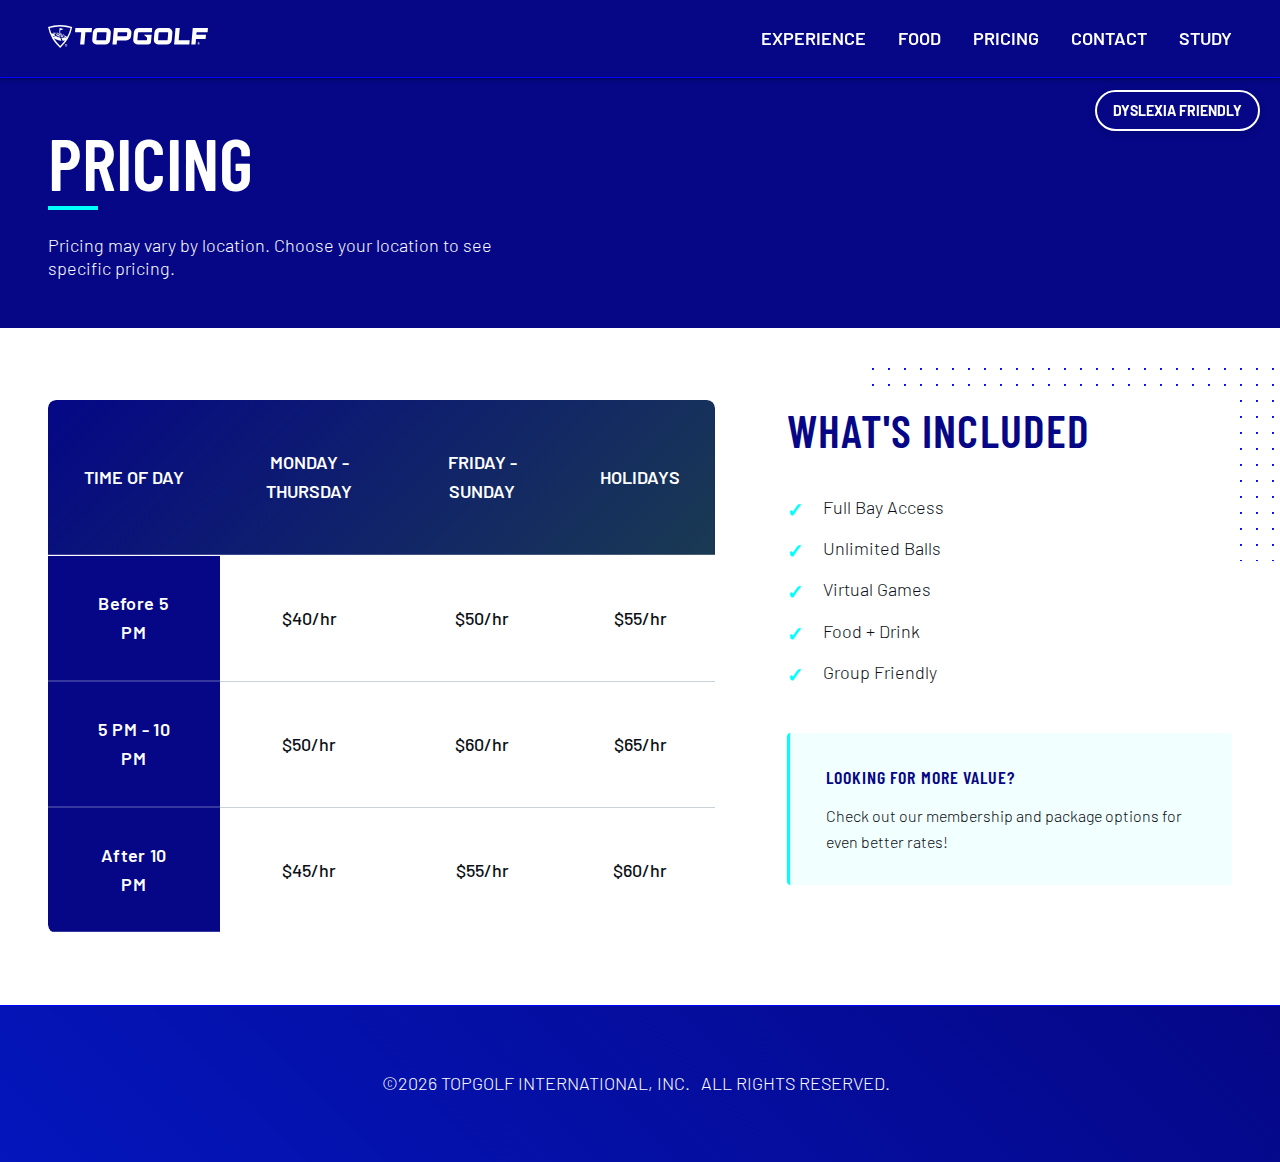
<file: final/pricing.html>
<!doctype html>
<html lang="en">
  <head>
    <meta charset="UTF-8" />
    <meta name="viewport" content="width=device-width, initial-scale=1.0" />
    <title>Pricing</title>
    <link rel="icon" href="https://topgolf.com/favicon.ico" sizes="48x48" />
    <link
      rel="icon"
      href="https://topgolf.com/favicon.svg"
      sizes="any"
      type="image/svg+xml"
    />
    <link
      rel="apple-touch-icon"
      href="https://s3.topgolf.com/apple-touch-icon-cpa.png?v=2023"
    />
    <style>
      @font-face {
        font-family: 'Open Dyslexic';
        src: url('assets/fonts/OpenDyslexic-Regular.otf') format('opentype');
        font-weight: normal;
      }
    </style>
    <link rel="stylesheet" href="styles/components.css" />
    <link rel="stylesheet" href="styles/global.css" />
    <link rel="stylesheet" href="styles/contact.css" />
    <link rel="stylesheet" href="styles/pricing.css" />
    <link rel="stylesheet" href="styles/user-pref.css" />
  </head>
  <body>
    <a href="#content" class="skip-nav-link" aria-label="Skip to main content"
      >Skip to Main Content</a
    >
    <header
      class="site-header"
      aria-label="Site header with logo and navigation"
    >
      <a class="nav-logo-link" href="index.html" aria-label="Topgolf home page link">
        <figure
          class="nav-logo nav-logo--shield"
          aria-hidden="true"
          aria-label="Topgolf shield logo"
        >
          <svg
            xmlns="http://www.w3.org/2000/svg"
            viewBox="0 0 144 136.46"
            role="img"
            aria-label="Topgolf Shield"
          >
            <title>Topgolf Logo Shield</title>
            <path
              d="M396,237.77a224.35,224.35,0,0,0-72,11.76,226.38,226.38,0,0,0,72,124.71,226.37,226.37,0,0,0,72-124.71A224.36,224.36,0,0,0,396,237.77Zm41.21,71.8-.26-.23a31,31,0,0,0-2.46-2.73c-.89-.88-1.88-1.76-2.94-2.64L420.42,302a13.51,13.51,0,0,1,1.06,1.34,8.39,8.39,0,0,1,1,2,5,5,0,0,1,.29,2,4.1,4.1,0,0,1-.3,1.27l11.91,5.88c-.48.82-1,1.64-1.44,2.45l-12.23-6.16a10,10,0,0,1-2.31,1.3,19.46,19.46,0,0,1-3.85,1.08,35.23,35.23,0,0,1-5.2.52,55.77,55.77,0,0,1-6.49-.2l7.83,17.83a70,70,0,0,0,13.41-.8A213.46,213.46,0,0,1,396,363a215.27,215.27,0,0,1-36.81-45.75,100.24,100.24,0,0,0,11.33,5.42,121.83,121.83,0,0,0,15.87,5.16,125.49,125.49,0,0,0,16.75,3l-5.94-18c-2.49-.41-5-.94-7.43-1.58s-4.92-1.4-7.23-2.23-4.44-1.72-6.44-2.66a53.88,53.88,0,0,1-5-2.69l-17.18,4.35q-.93-1.72-1.82-3.44l15.3-3.46a21.06,21.06,0,0,1-3-2.81,10.47,10.47,0,0,1-1.66-2.59,5.36,5.36,0,0,1-.48-2.29,4.07,4.07,0,0,1,.32-1.46h0l-17.88-3.13a212.7,212.7,0,0,1-11-33.61,218.62,218.62,0,0,1,124.47,0A215.22,215.22,0,0,1,437.21,309.56Z"
              transform="translate(-324 -237.77)"
            ></path>
            <path
              d="M404.21,299.19a1.26,1.26,0,0,1-.19.6,2.41,2.41,0,0,1-1.17.87,7.83,7.83,0,0,1-2.21.48,18.19,18.19,0,0,1-3.17,0l3,6.81a35.67,35.67,0,0,0,8.59-.07,11.28,11.28,0,0,0,4.94-1.72,3.23,3.23,0,0,0,1.5-2.67,4.59,4.59,0,0,0-.88-2.46Z"
              transform="translate(-324 -237.77)"
            ></path>
            <path
              d="M399.36,298a.82.82,0,0,0-.05-.83,3.19,3.19,0,0,0-.91-.93,9.08,9.08,0,0,0-1.5-.87c-.28-.13-.59-.26-.9-.39v-1.43l.7.22c.91.31,1.77.65,2.57,1a19.43,19.43,0,0,1,2.21,1.17,11.09,11.09,0,0,1,1.24.9l9.6,1.72a25.61,25.61,0,0,0-3.57-2.49,44.06,44.06,0,0,0-4.88-2.44c-1.7-.73-3.53-1.41-5.42-2-.8-.25-1.62-.49-2.45-.72v-1.29c.9.24,1.8.49,2.67.75q1.62.49,3.2,1t3.11,1.16l4.12-.93q-2.17-.83-4.41-1.6t-4.47-1.43c-1.39-.41-2.8-.81-4.22-1.18V268.53c6.92-3.71,14.63,1.91,19.6-8.18-6.67,2.06-10.74-3.44-19.6-3.52h-4.11v37.09c-.38,0-.74-.08-1.08-.09a7.64,7.64,0,0,0-1.64.1,2.5,2.5,0,0,0-1.08.42.75.75,0,0,0-.31.75,1.87,1.87,0,0,0,.65,1,7.13,7.13,0,0,0,1.5,1,14.55,14.55,0,0,0,2.15.88,17.68,17.68,0,0,0,2.51.62,13.14,13.14,0,0,0,2.31.2,5.66,5.66,0,0,0,1.64-.22A1.42,1.42,0,0,0,399.36,298Z"
              transform="translate(-324 -237.77)"
            ></path>
            <path
              d="M420.08,296.54c-1.42-.75-2.88-1.46-4.36-2.14-1-.44-1.93-.85-2.91-1.27l-4.1,1c.55.25,1.11.5,1.64.77,1,.49,1.91,1,2.81,1.51s1.81,1.09,2.64,1.65c.68.46,1.31.94,1.92,1.42l10.37,1.86c-1.19-.83-2.41-1.63-3.67-2.39S421.56,297.31,420.08,296.54Z"
              transform="translate(-324 -237.77)"
            ></path>
            <path
              d="M373.58,287l-6.84-3.44c-1.61,0-3.2.1-4.75.23s-3.31.34-4.88.61a41.73,41.73,0,0,0-4.79,1.09,28.35,28.35,0,0,0-4,1.54l15.92,2.85a8.68,8.68,0,0,1,1.6-1,14.53,14.53,0,0,1,2.37-.91,23.15,23.15,0,0,1,2.69-.61C371.72,287.23,372.63,287.12,373.58,287Z"
              transform="translate(-324 -237.77)"
            ></path>
            <path
              d="M379.35,286.93c1.05,0,2.14.11,3.24.21s2.2.23,3.33.38,2.07.31,3.13.5l-.78-2.38c-1.52-.3-3-.57-4.51-.8s-3.21-.46-4.78-.64-3.21-.32-4.79-.43c-.65,0-1.29-.06-1.94-.09l6.5,3.22Z"
              transform="translate(-324 -237.77)"
            ></path>
            <path
              d="M378.73,288.8a19,19,0,0,0-4.45.83,6.74,6.74,0,0,0-2.76,1.61l11.66,2.09a2.38,2.38,0,0,1,.8-.6,6.46,6.46,0,0,1,1.76-.48,14.34,14.34,0,0,1,2.29-.13,23.21,23.21,0,0,1,2.42.18l-.94-2.85a54.31,54.31,0,0,0-5.52-.66A37.25,37.25,0,0,0,378.73,288.8Z"
              transform="translate(-324 -237.77)"
            ></path>
            <path
              d="M389.6,299.32a24.4,24.4,0,0,1-3.15-1.41,13,13,0,0,1-2.27-1.52,5.8,5.8,0,0,1-.82-.86l-12.74-2.23a4.88,4.88,0,0,0,1.17,2.94,18.11,18.11,0,0,0,4.83,4.08,46.25,46.25,0,0,0,8.35,4,64.68,64.68,0,0,0,10.4,2.87l-2.24-6.81A31.78,31.78,0,0,1,389.6,299.32Z"
              transform="translate(-324 -237.77)"
            ></path>
          </svg>
        </figure>
        <figure
          class="nav-logo nav-logo--wordmark"
          aria-hidden="true"
          aria-label="Topgolf wordmark logo"
        >
          <svg
            xmlns="http://www.w3.org/2000/svg"
            viewBox="0 0 360 60"
            role="img"
            aria-label="Topgolf Wordmark"
          >
            <title>Topgolf Logo Horizontal</title>
            <path
              d="M253.82,325.69h0a2.68,2.68,0,1,1,5.36,0v0a2.68,2.68,0,1,1-5.36,0Zm5,0v0a2.26,2.26,0,0,0-2.28-2.29,2.29,2.29,0,0,0-2.28,2.31h0a2.28,2.28,0,1,0,4.56,0Zm-3.34-1.4h1.25c.62,0,1.08.29,1.08.89a.82.82,0,0,1-.59.83l.68,1h-.78l-.58-.84h-.41V327h-.65Zm1.21,1.31c.29,0,.46-.15.46-.37s-.18-.37-.46-.37h-.56v.74Z"
              transform="translate(-216 -280.17)"
            ></path>
            <path
              d="M243.25,280.17A85.08,85.08,0,0,0,216,284.62a85.6,85.6,0,0,0,27.25,47.2,85.6,85.6,0,0,0,27.25-47.2A85.08,85.08,0,0,0,243.25,280.17Zm15.6,27.18-.1-.09a10.81,10.81,0,0,0-.93-1,13.71,13.71,0,0,0-1.11-1l-4.21-.74c.15.18.29.35.4.51a2.89,2.89,0,0,1,.39.76,1.8,1.8,0,0,1,.11.74,1.53,1.53,0,0,1-.11.48l4.5,2.23-.54.93-4.63-2.33a3.83,3.83,0,0,1-.88.49,7,7,0,0,1-1.45.41,13.77,13.77,0,0,1-2,.2,23.62,23.62,0,0,1-2.46-.08l3,6.75a26,26,0,0,0,5.07-.31,80.73,80.73,0,0,1-10.65,12.29,81.72,81.72,0,0,1-13.93-17.32,37.92,37.92,0,0,0,4.29,2.05,46.31,46.31,0,0,0,6,1.95,47.22,47.22,0,0,0,6.34,1.15l-2.25-6.83c-.94-.16-1.88-.36-2.81-.6s-1.86-.53-2.74-.84-1.68-.65-2.43-1a20.83,20.83,0,0,1-1.9-1l-6.5,1.65-.69-1.31,5.79-1.31a7.69,7.69,0,0,1-1.12-1.06,4.24,4.24,0,0,1-.63-1,2,2,0,0,1-.18-.87,1.75,1.75,0,0,1,.12-.55h0l-6.77-1.18a80.37,80.37,0,0,1-4.14-12.72,82.6,82.6,0,0,1,47.11,0A81.36,81.36,0,0,1,258.85,307.35Z"
              transform="translate(-216 -280.17)"
            ></path>
            <path
              d="M246.36,303.42a.48.48,0,0,1-.07.23.93.93,0,0,1-.44.33,2.93,2.93,0,0,1-.84.18,6.93,6.93,0,0,1-1.2,0l1.13,2.58a13.82,13.82,0,0,0,3.25,0,4.19,4.19,0,0,0,1.87-.65,1.23,1.23,0,0,0,.57-1,1.7,1.7,0,0,0-.33-.93Z"
              transform="translate(-216 -280.17)"
            ></path>
            <path
              d="M244.52,303a.31.31,0,0,0,0-.32,1.44,1.44,0,0,0-.35-.35,3.3,3.3,0,0,0-.57-.33l-.34-.15v-.54l.27.08c.34.12.67.25,1,.39a8,8,0,0,1,.83.44,3.59,3.59,0,0,1,.47.35l3.64.65a10.35,10.35,0,0,0-1.35-.95,17.71,17.71,0,0,0-1.85-.92c-.64-.28-1.34-.53-2-.76q-.45-.15-.93-.27v-.49l1,.28c.41.13.82.26,1.21.4s.8.28,1.18.43l1.56-.35c-.55-.21-1.11-.41-1.67-.6s-1.12-.37-1.69-.54-1.06-.31-1.6-.45v-7.15c2.62-1.4,5.54.73,7.42-3.09-2.52.78-4.06-1.3-7.42-1.33h-1.56v14l-.4,0a2.47,2.47,0,0,0-.63,0,.9.9,0,0,0-.41.16.28.28,0,0,0-.11.28.67.67,0,0,0,.24.36,2.68,2.68,0,0,0,.57.38,6.17,6.17,0,0,0,.81.34,8.8,8.8,0,0,0,1,.23,4.76,4.76,0,0,0,.87.08,2.11,2.11,0,0,0,.63-.09A.53.53,0,0,0,244.52,303Z"
              transform="translate(-216 -280.17)"
            ></path>
            <path
              d="M252.37,302.42c-.54-.28-1.09-.56-1.65-.81-.36-.17-.73-.33-1.1-.48l-1.56.39.62.29c.37.18.72.37,1.06.57s.69.41,1,.62.5.36.73.54l3.93.71c-.45-.32-.92-.62-1.39-.91S252.93,302.71,252.37,302.42Z"
              transform="translate(-216 -280.17)"
            ></path>
            <path
              d="M234.77,298.82l-2.59-1.3q-.92,0-1.8.09c-.63.05-1.25.13-1.85.23a14.09,14.09,0,0,0-1.81.41,10.58,10.58,0,0,0-1.53.58l6,1.08a4,4,0,0,1,.61-.39,5.27,5.27,0,0,1,.9-.34,8.86,8.86,0,0,1,1-.23C234.06,298.89,234.41,298.85,234.77,298.82Z"
              transform="translate(-216 -280.17)"
            ></path>
            <path
              d="M237,298.78c.4,0,.81,0,1.23.08l1.26.15c.39.05.78.11,1.18.19l-.29-.9c-.58-.12-1.15-.22-1.71-.31l-1.81-.24c-.61-.07-1.22-.12-1.81-.16l-.74,0,2.47,1.22Z"
              transform="translate(-216 -280.17)"
            ></path>
            <path
              d="M236.72,299.49a7.08,7.08,0,0,0-1.69.31,2.54,2.54,0,0,0-1.05.61l4.42.79a.91.91,0,0,1,.3-.23,2.7,2.7,0,0,1,.67-.18,5.83,5.83,0,0,1,.87-.05c.28,0,.59,0,.91.07l-.35-1.08a20.76,20.76,0,0,0-2.09-.25A14.56,14.56,0,0,0,236.72,299.49Z"
              transform="translate(-216 -280.17)"
            ></path>
            <path
              d="M240.83,303.47a9,9,0,0,1-1.2-.53,5.2,5.2,0,0,1-.85-.58,3.21,3.21,0,0,1-.32-.32l-4.82-.85a2,2,0,0,0,.44,1.12,7.06,7.06,0,0,0,1.83,1.54,17.6,17.6,0,0,0,3.16,1.51,24.25,24.25,0,0,0,3.94,1.09l-.85-2.58A12.91,12.91,0,0,1,240.83,303.47Z"
              transform="translate(-216 -280.17)"
            ></path>
            <path
              d="M552.29,321.47v0a2.7,2.7,0,0,1,2.69-2.69,2.67,2.67,0,0,1,2.68,2.68h0a2.69,2.69,0,1,1-5.37,0Zm5,0h0a2.28,2.28,0,1,0-4.56,0v0a2.26,2.26,0,0,0,2.28,2.29A2.29,2.29,0,0,0,557.26,321.45Zm-3.35-1.39h1.26c.62,0,1.08.29,1.08.89a.83.83,0,0,1-.59.83l.68,1h-.78l-.58-.84h-.42v.84h-.65Zm1.22,1.31c.29,0,.46-.15.46-.37s-.18-.37-.46-.37h-.57v.74Z"
              transform="translate(-216 -280.17)"
            ></path>
            <polygon
              points="61.57 6.65 60.74 16.11 74.68 16.11 72.24 43.98 81.7 43.98 84.14 16.11 98.07 16.11 98.9 6.65 61.57 6.65"
            ></polygon>
            <path
              d="M486,286.83H467.39a12.18,12.18,0,0,0-11.88,10.92l-1.35,15.48a9.86,9.86,0,0,0,10,10.92H482.7a12.17,12.17,0,0,0,11.88-10.92l1.36-15.48A9.86,9.86,0,0,0,486,286.83Zm-.85,26.4a1.62,1.62,0,0,1-1.59,1.46H465a1.32,1.32,0,0,1-1.33-1.46L465,297.75a1.64,1.64,0,0,1,1.59-1.46h18.58a1.32,1.32,0,0,1,1.34,1.46Z"
              transform="translate(-216 -280.17)"
            ></path>
            <path
              d="M347.33,286.83H328.75a12.17,12.17,0,0,0-11.88,10.92l-1.36,15.48a9.87,9.87,0,0,0,10,10.92h18.58a12.18,12.18,0,0,0,11.88-10.92l1.35-15.48A9.85,9.85,0,0,0,347.33,286.83Zm-.85,26.4a1.63,1.63,0,0,1-1.59,1.46H326.31a1.31,1.31,0,0,1-1.33-1.46l1.35-15.48a1.62,1.62,0,0,1,1.59-1.46H346.5a1.32,1.32,0,0,1,1.33,1.46Z"
              transform="translate(-216 -280.17)"
            ></path>
            <polygon
              points="296.52 6.65 287.06 6.65 283.8 43.98 318.03 43.98 318.86 34.52 294.09 34.52 296.52 6.65"
            ></polygon>
            <path
              d="M393.77,286.83h-29.5L361,324.15h9.46l.82-9.28h20a12.18,12.18,0,0,0,11.88-10.93l.54-6.19A9.86,9.86,0,0,0,393.77,286.83Zm0,17.11a1.64,1.64,0,0,1-1.59,1.46h-20l.79-9.11h20a1.32,1.32,0,0,1,1.34,1.46Z"
              transform="translate(-216 -280.17)"
            ></path>
            <path
              d="M439.08,308.6l-.39,4.63a1.63,1.63,0,0,1-1.59,1.46H418.51a1.32,1.32,0,0,1-1.34-1.46l1.36-15.48a1.62,1.62,0,0,1,1.59-1.46h29.5l.83-9.46H421a12.17,12.17,0,0,0-11.88,10.92l-1.36,15.48a9.87,9.87,0,0,0,10,10.92h23.25a7,7,0,0,0,6.81-6.26l1.35-15.58h-17.5l7.49,6.29"
              transform="translate(-216 -280.17)"
            ></path>
            <polygon
              points="359.17 16.11 360 6.65 325.77 6.65 322.5 43.98 331.96 43.98 333.05 31.6 354.72 31.6 355.55 22.14 333.88 22.14 334.4 16.11 359.17 16.11"
            ></polygon>
          </svg>
        </figure>
      </a>

      <input
        type="checkbox"
        id="nav-toggle"
        class="nav-toggle"
        aria-hidden="true"
      />

      <button
        id="nav-toggle-btn"
        class="nav-toggle-btn"
        aria-label="Toggle main navigation menu"
        aria-expanded="false"
        aria-controls="site-nav"
      ></button>

      <nav id="site-nav" class="site-nav" aria-label="Primary site navigation menu">
        <ul class="menu-links" aria-label="Main navigation links">
          <li aria-label="Topgolf Experience navigation item">
            <a
              id="nav-link-experience"
              class="nav-link"
              href="experience.html"
              aria-label="Go to Topgolf Experience page"
              >Experience</a
            >
          </li>
          <li aria-label="Food and Drink navigation item">
            <a
              id="nav-link-fnb"
              class="nav-link"
              href="food.html"
              aria-label="Go to Food and Drink page"
              >Food</a
            >
          </li>
          <li aria-label="Pricing navigation item">
            <a
              id="nav-link-pricing"
              class="nav-link"
              href="pricing.html"
              aria-label="Go to Pricing page"
              >Pricing</a
            >
          </li>
          <li aria-label="Contact navigation item">
            <a
              id="nav-link-contact"
              class="nav-link"
              href="contact.html"
              aria-label="Go to Contact page"
              >Contact</a
            >
          </li>
          <li aria-label="Case Study navigation item">
            <a
              id="nav-link-study"
              class="nav-link"
              href="case-study.html"
              aria-label="Go to Case Study page"
              >Study</a
            >
          </li>
        </ul>
      </nav>
    </header>

    <main id="content" aria-label="Main content area">
      <section class="hero-section" id="pricing-hero" aria-label="Pricing page introduction and overview">
        <h1 class="page-title" id="pricing-page-title" tabindex="0" aria-label="Pricing Topgolf page heading">Pricing</h1>
        <p tabindex="0" aria-label="Pricing information and instructions">
          Pricing may vary by location. Choose your location to see specific pricing.
        </p>
      </section>

      <section class="pricing-section section section--steps has-dots-right" aria-label="Topgolf Bay Pricing section">
        <article class="pricing-content" aria-label="Pricing table and information">
          <section class="table-wrapper" role="region" aria-label="Pricing table, scroll horizontally on smaller screens" tabindex="0">
            <table class="pricing-table">
              <caption class="pricing-table-caption">Pricing by Time and Day</caption>
              <thead>
                <tr>
                  <th scope="col">Time of Day</th>
                  <th scope="col">Monday - Thursday</th>
                  <th scope="col">Friday - Sunday</th>
                  <th scope="col">Holidays</th>
                </tr>
              </thead>
              <tbody>
                <tr>
                  <th scope="row">Before 5 PM</th>
                  <td data-label="Monday - Thursday">$40/hr</td>
                  <td data-label="Friday - Sunday">$50/hr</td>
                  <td data-label="Holidays">$55/hr</td>
                </tr>
                <tr>
                  <th scope="row">5 PM - 10 PM</th>
                  <td data-label="Monday - Thursday">$50/hr</td>
                  <td data-label="Friday - Sunday">$60/hr</td>
                  <td data-label="Holidays">$65/hr</td>
                </tr>
                <tr>
                  <th scope="row">After 10 PM</th>
                  <td data-label="Monday - Thursday">$45/hr</td>
                  <td data-label="Friday - Sunday">$55/hr</td>
                  <td data-label="Holidays">$60/hr</td>
                </tr>
              </tbody>
            </table>
          </section>
        </article>

        <aside class="pricing-features" aria-label="Additional pricing information" tabindex="0">
          <h3 class="features-title" aria-label="What's Included">What's Included</h3>
          <ul class="features-list" aria-label="Included with bay rental">
            <li aria-label="Full bay access">Full Bay Access</li>
            <li aria-label="Unlimited golf balls">Unlimited Balls</li>
            <li aria-label="Virtual games and competitions">Virtual Games</li>
            <li aria-label="Food and beverage available">Food + Drink</li>
            <li aria-label="Group friendly">Group Friendly</li>
          </ul>
          <section class="pricing-callout" aria-label="Special offers">
            <h4 class="callout-title" aria-label="Looking for more value?">Looking for more value?</h4>
            <p class="callout-text">Check out our membership and package options for even better rates!</p>
          </section>
        </aside>
      </section>
    </main>

    <footer
      class="site-footer"
      aria-labelledby="footer-heading"
      aria-label="Site footer"
    >
       <small class="footer-meta" aria-label="Footer copyright">
          <p
            class="footer-meta-line"
            aria-label="Copyright 2026 Topgolf International, Inc."
          >
            ©2026 Topgolf International, Inc.
          </p>
          <p class="footer-meta-line">
            All rights reserved.
          </p>
        </small>
    </footer>
    <script src="script/main.js"></script>
    <script src="script/dyslexia-mode.js"></script>
  </body>
</html>
</file>
<file: final/styles/components.css>
/* BUTTONS */
.btn {
  font-family: var(--font-sans);
  display: inline-block;
  padding: calc(var(--rhythm) * 0.5) calc(var(--rhythm) * 1);
  font-size: var(--font-small);
  text-transform: uppercase;
  border-radius: 9999px;
  border: none;
  cursor: pointer;
  text-decoration: none;
  font-weight: var(--font-weight-bold);
  letter-spacing: var(--letter-spacing-normal);
  transition: all 200ms ease;
}

.btn-primary {
  background-color: var(--primary-mid);
  color: var(--neutral-white);
}

.btn-primary:hover {
  background-color: var(--primary-dark);
  color: var(--secondary-mid);
}

.btn-primary:focus {
  outline: var(--focus-outline-width) solid var(--primary-mid);
  outline-offset: var(--focus-outline-offset);
}

.btn-disabled {
  background-color: #d4d4d4 !important;
  color: rgb(51, 51, 51) !important;
  cursor: default !important;
  opacity: 0.6 !important;
  pointer-events: none;
}

.btn-disabled:hover {
  background-color: #d4d4d4 !important;
  color: rgb(51, 51, 51) !important;
}

.btn-secondary {
  background-color: var(--secondary-mid);
  color: var(--primary-dark);
}

.btn-secondary:hover {
  background-color: var(--primary-mid);
  color: var(--neutral-white);
}

.btn-secondary:focus {
  outline: var(--focus-outline-width) solid var(--primary-mid);
  outline-offset: var(--focus-outline-offset);
}

.btn-light {
  background-color: var(--neutral-white);
  color: var(--primary-dark);
}

.btn-light:hover {
  background-color: var(--primary-mid);
  color: var(--neutral-white);
}

.btn-light:focus {
  outline: var(--focus-outline-width) solid var(--neutral-white);
  outline-offset: var(--focus-outline-offset);
}

/* SKIP NAV */
.skip-nav-link {
  padding: calc(var(--rhythm) * 0.25) calc(var(--rhythm) * 0.5);
  font-size: var(--font-small);
  background-color: var(--neutral-white);
  color: var(--primary-dark);
  position: absolute;
  top: 0;
  left: 50%;
  z-index: 1000;
  margin-top: -1rem;
  border-radius: 99999px;
  opacity: 0;
  text-decoration: none;
}

.skip-nav-link:hover {
  background-color: var(--primary-dark);
  color: var(--secondary-mid);
}

.skip-nav-link:focus {
  left: 50%;
  transform: translateX(-50%);
  opacity: 1;
  position: absolute;
  width: auto;
  height: auto;
  margin-top: 1.4rem;
}

.skip-footer {
  left: auto;
  top: auto;
  bottom: auto;
  right: var(--rhythm);
  margin-bottom: 0;
  transform: none;
}

.skip-footer:focus {
  opacity: 1;
  position: fixed;
  width: fit-content;
  height: auto;
  margin-bottom: 0;
  bottom: var(--rhythm);
  right: var(--rhythm);
}

/* HEADER */
header.site-header {
  top: 0;
  left: 0;
  z-index: 50;
  background-color: var(--primary-dark);
  box-shadow: 0 2px 4px rgba(0, 0, 0, 0.3);
  border-bottom: solid var(--primary-mid) 1px;
  position: sticky;
  width: 100%;
  display: flex;
  align-items: center;
  gap: var(--rhythm);
  padding: var(--rhythm) calc(var(--rhythm) * 2);
}

/* NAV */
nav.site-nav {
  display: flex;
  width: 100%;
  justify-content: flex-end;
}

.menu-links {
  display: flex;
  flex-direction: row;
  gap: 2rem;
  text-transform: uppercase;
  list-style: none;
  margin: 0;
  padding: 0;
}

.nav-link {
  all: unset;
  color: var(--neutral-white);
  text-decoration: none;
  font-weight: var(--font-weight-bold);
  cursor: pointer;
  transition: color 200ms ease;
  text-transform: uppercase;
}

.nav-link:hover {
  color: var(--secondary-mid);
}

.nav-link:focus {
  outline: var(--focus-outline-width) solid var(--focus-outline-color);
  outline-offset: var(--focus-outline-offset);
  border-radius: 2px;
}

/* LOGOS */
.nav-logo-link {
  display: inline-flex;
  align-items: center;
  gap: 0.5rem;
  text-decoration: none;
  cursor: pointer;
  transition: all 0.3s ease;
  z-index: 10000;
}

.nav-logo-link svg path,
.nav-logo-link svg polygon {
  transition: fill 0.3s ease;
}

.nav-logo-link:hover svg path,
.nav-logo-link:hover svg polygon {
  fill: var(--secondary-mid);
}

.nav-logo-link:focus-visible {
  outline: 2px solid var(--tertiary-mid);
  outline-offset: 4px;
  border-radius: 4px;
}

.nav-logo {
  display: inline-flex;
  align-items: center;
}

.nav-logo--shield {
  display: none;
}

.nav-logo--wordmark {
  display: inline-flex;
  margin: 0;
}

.nav-logo--shield svg {
  width: 28px;
  height: auto;
}

.nav-logo--wordmark svg {
  width: 160px;
  height: auto;
}

.nav-logo-link svg {
  display: block;
}

.nav-logo-link svg path,
.nav-logo-link svg polygon {
  fill: var(--neutral-white);
}

/* HAMBURGER MENU */
.nav-toggle {
  display: none;
}

.nav-toggle-btn {
  display: none;
}

.nav-toggle-btn::before,
.nav-toggle-btn::after {
  content: "";
  width: 24px;
  height: 1.5px;
  background-color: var(--neutral-white);
  transition: all 0.3s ease;
  transform-origin: center;
  display: block;
}

.nav-toggle-btn::before {
  transform: translateY(6px);
  box-shadow: 0 9px 0 var(--neutral-white);
}

.nav-toggle-btn:focus-visible {
  outline: var(--focus-outline-width) solid var(--focus-outline-color);
  outline-offset: var(--focus-outline-offset);
}

/* RESPONSIVE STYLES */

/* MOBILE STYLES */
@media (max-width: 767px) {
  nav.site-nav {
    position: fixed;
    top: 0;
    right: -100%;
    width: 100%;
    height: 100vh;
    background-color: var(--background-color);
    z-index: 1000;
    transition: right 0.3s ease;
    padding: calc(var(--rhythm) * 7) calc(var(--rhythm) * 1)
      calc(var(--rhythm) * 1);
    overflow-y: auto;
  }

  .nav-toggle:checked ~ nav.site-nav {
    right: 0;
  }

  /* HEADER & NAV */
  header.site-header {
    padding: calc(var(--rhythm) * 1);
    display: flex;
    justify-content: space-between;
  }

  .menu-links {
    display: flex !important;
    flex-direction: column;
    align-items: center;
    gap: 1rem;
  }

  .nav-logo--shield {
    display: inline-flex;
    margin: 0;
  }

  .nav-logo--wordmark {
    display: none;
  }

  .nav-toggle-btn {
    all: unset;
    display: flex;
    flex-direction: column;
    gap: 21px;
    position: relative;
    width: 32px;
    height: 32px;
    align-items: center;
    justify-content: center;
    cursor: pointer;
    z-index: 1002;
  }

  /* FOOTER */
  footer.site-footer {
    padding: calc(var(--rhythm) * 1) !important;
  }

  nav.footer-columns {
    grid-template-columns: 1fr !important;
    gap: 2rem !important;
  }

  .footer-links {
    grid-column: 1 / -1 !important;
    display: flex !important;
    flex-direction: column !important;
    gap: 1rem !important;
  }

  section.footer-legal,
  section.footer-company,
  section.footer-subscribe {
    grid-column: 1 / -1 !important;
  }

  section.footer-subscribe {
    margin-top: 2.5rem;
  }

  nav.footer-logos-nav {
    flex-direction: column !important;
    gap: var(--rhythm) !important;
  }

  small.footer-meta {
    text-align: center;
  }

  .footer-meta-line {
    display: block !important;
  }
}


/* MAIN */
main.site-main {
  display: flex;
  flex-direction: column;
  min-height: calc(100vh - 5rem);
}

/* SECTIONS */
section.section {
  position: relative;
  margin: var(--rhythm) auto;
  max-width: 90rem;
}

section.section--intro {
  margin: 0 auto;
  padding: var(--rhythm);
  max-width: 90rem;
}

/* DECORATIVE DOTS */
.has-dots-left::after,
.has-dots-right::after {
  background: transparent;
  background-image: url("data:image/svg+xml,%3Csvg xmlns='http://www.w3.org/2000/svg' width='16' height='16' viewBox='0 0 100 100'%3E%3Crect x='0' y='0' width='12' height='12' fill-opacity='1' fill='%230004FF'/%3E%3C/svg%3E");
  background-position: 0 100%;
  top: 7px;
  content: "";
  height: 32%;
  left: -0.5rem;
  position: absolute;
  width: 31.5%;
  z-index: -20;
}

@media (prefers-color-scheme: dark) {
  .has-dots-left::after,
  .has-dots-right::after {
    background-image: url("data:image/svg+xml,%3Csvg xmlns='http://www.w3.org/2000/svg' width='16' height='16' viewBox='0 0 100 100'%3E%3Crect x='0' y='0' width='12' height='12' fill-opacity='1' fill='%2303ff00'/%3E%3C/svg%3E");
  }
}

.has-dots-right::after {
  left: auto;
  right: 5px;
}

/* TYPOGRAPHY */
h1.page-title {
  text-align: center;
}

.title {
  display: inline-block;
  padding: calc(var(--rhythm) * 0.25) calc(var(--rhythm) * 0.5);
  background-color: var(--primary-dark);
  color: var(--secondary-mid);
  letter-spacing: var(--letter-spacing-wide);
  font-size: var(--font-base);
  font-family: var(--font-sans);
  font-weight: var(--font-weight-regular);
  position: relative;
  z-index: 10;
}

.title-main {
  background-color: var(--secondary-mid);
  color: var(--primary-dark);
  font-size: var(--font-xlarge);
  padding: calc(var(--rhythm) * 0) calc(var(--rhythm) * 0.5);
  transform: rotate(-2deg);
  display: block;
  width: fit-content;
  height: fit-content;
  margin: 0 auto;
  line-height: var(--line-height-tight);
  letter-spacing: calc(var(--letter-spacing-wide) * 0.25);
}

.page-intro {
  text-align: center;
  max-width: var(--text-max-width);
  margin: var(--rhythm) auto;
}

.intro-question {
  font-family: var(--font-serif);
}

h2.section-subtitle {
  text-transform: none;
  text-align: center;
  font-family: var(--font-serif);
}

.text-center {
  text-align: center;
  max-width: var(--text-max-width);
  margin: var(--rhythm) auto;
}

.normal-case {
  text-transform: none;
}

.nowrap {
  white-space: nowrap;
}

/* FOOTER */
footer.site-footer {
  background: linear-gradient(45deg, #0416bc, var(--primary-dark));
  border-top: 1px solid var(--primary-mid);
  color: var(--neutral-white);
  padding: calc(var(--rhythm) * 2);
  text-align: center;
}

nav.footer-columns {
  display: grid;
  grid-template-columns: repeat(10, 1fr);
  gap: 2rem;
}

.footer-links {
  grid-column: span 2;
  list-style: none;
  padding: 0;
  margin: 0;
  display: flex;
  flex-direction: column;
  gap: var(--rhythm);
  text-transform: uppercase;
  font-family: var(--font-semi-condensed);
  font-weight: var(--font-weight-bold);
  font-size: calc(var(--font-large) * 0.5);
}

.footer-link {
  color: var(--neutral-white);
  text-decoration: none;
  transition: color 200ms ease;
}

.footer-link:hover {
  color: var(--secondary-mid);
}

section.footer-legal,
section.footer-company {
  grid-column: span 2;
}

.footer-legal .footer-list,
.footer-company .footer-list {
  list-style: none;
  padding: 0;
  margin: 0.75rem 0 0;
  display: grid;
  gap: 0.5rem;
}

.footer-legal .footer-link,
.footer-company .footer-link {
  border-bottom: 2px solid var(--secondary-mid);
  font-family: var(--font-sans);
  font-size: var(--font-small);
}

section.footer-subscribe {
  grid-column: span 4;
}

.footer-heading {
  font-family: var(--font-semi-condensed);
  font-weight: 800;
  letter-spacing: var(--letter-spacing-wide);
  line-height: var(--line-height-tight);
  color: var(--secondary-mid);
  font-size: var(--font-base);
  margin: 0;
}

.footer-subscribe .footer-heading {
  font-size: var(--font-medium);
}

.footer-subscribe-text {
  font-size: var(--font-small);
  margin-bottom: 1rem;
}

nav.footer-logos-nav {
  display: flex;
  flex-direction: row;
  margin-top: calc(var(--rhythm) * 1.5);
  padding: calc(var(--rhythm) * 1.5) 0;
  border-top: 5px solid var(--primary-mid);
  border-bottom: 5px solid var(--primary-mid);
  align-items: center;
  justify-content: space-between;
}

.footer-logos-list {
  display: flex;
  gap: 1rem;
  list-style: none;
  margin: 0;
  padding: 0;
  flex-wrap: wrap;
  justify-content: center;
}

.teg-logo img {
  color: var(--neutral-white);
  text-decoration: none;
  font-family: var(--font-semibold);
  transition: color 200ms ease;
  height: 1rem;
  width: auto;
}

.teg-logo:hover {
  color: var(--secondary-mid);
}

small.footer-meta {
  text-align: right;
  font-size: 0.75rem;
  text-transform: uppercase;
  letter-spacing: 0.05em;
}

.footer-meta-line {
  display: inline-block;
  margin-inline-end: 0.5rem;
}

/* RESPONSIVE STYLES */

/* MOBILE STYLES */
@media (max-width: 767px) {
  /* HEADER & NAV */
  header.site-header {
    padding: calc(var(--rhythm) * 1);
    display: flex;
    justify-content: space-between;
  }

  nav.site-nav {
    position: fixed;
    top: 0;
    right: -100%;
    width: 100%;
    height: 100vh;
    background-color: var(--primary-dark);
    z-index: 1000;
    transition: right 0.3s ease;
    padding: calc(var(--rhythm) * 7) calc(var(--rhythm) * 1) calc(var(--rhythm) * 1) !important;
    overflow-y: auto;
    display: block;
  }

  .nav-toggle:checked ~ nav.site-nav {
    right: 0;
  }

  .menu-links {
    display: flex !important;
    flex-direction: column;
    align-items: center;
    gap: 1rem;
  }

  .nav-logo--shield {
    display: inline-flex;
    margin: 0;
  }

  .nav-logo--wordmark {
    display: none;
  }

  .nav-toggle-btn {
    all: unset;
    display: flex;
    flex-direction: column;
    gap: 21px;
    position: relative;
    width: 32px;
    height: 32px;
    align-items: center;
    justify-content: center;
    cursor: pointer;
    z-index: 1002;
  }

  /* FOOTER */
  footer.site-footer {
    padding: calc(var(--rhythm) * 1) !important;
  }

  nav.footer-columns {
    grid-template-columns: 1fr !important;
    gap: 2rem !important;
  }

  .footer-links {
    grid-column: 1 / -1 !important;
    display: flex !important;
    flex-direction: column !important;
    gap: 1rem !important;
  }

  section.footer-legal,
  section.footer-company,
  section.footer-subscribe {
    grid-column: 1 / -1 !important;
  }

  section.footer-subscribe {
    margin-top: 2.5rem;
  }

  nav.footer-logos-nav {
    flex-direction: column !important;
    gap: var(--rhythm) !important;
  }

  small.footer-meta {
    text-align: center;
  }

  .footer-meta-line {
    display: block !important;
  }
}
</file>
<file: final/styles/global.css>
@import url("https://fonts.googleapis.com/css2?family=Barlow+Condensed:ital,wght@0,100;0,200;0,300;0,400;0,500;0,600;0,700;0,800;0,900;1,100;1,200;1,300;1,400;1,500;1,600;1,700;1,800;1,900&family=Barlow+Semi+Condensed:ital,wght@0,100;0,200;0,300;0,400;0,500;0,600;0,700;0,800;0,900;1,100;1,200;1,300;1,400;1,500;1,600;1,700;1,800;1,900&family=Barlow:ital,wght@0,100;0,200;0,300;0,400;0,500;0,600;0,700;0,800;0,900;1,100;1,200;1,300;1,400;1,500;1,600;1,700;1,800;1,900&family=Roboto+Serif:ital,opsz,wght@0,8..144,100..900;1,8..144,100..900&display=swap");

:root {
  /* COLOR */
  --white: #fff;
  --black: #0d1117;
  --light-gray: #c9d1d9;
  --dark-blue: #050786;
  --blue: #0004ff;
  --light-blue: #f1f9ff;
  --cyan: #00ffff;
  --green: #03ff00;
  --yellow: #ffff00;

  --primary-dark: var(--dark-blue);
  --primary-mid: var(--blue);
  --primary-light: var(--light-blue);
  --secondary-mid: var(--cyan);
  --tertiary-mid: var(--green);
  --tertiary-light: var(--yellow);

  --neutral-white: var(--white);
  --neutral-light: var(--light-gray);
  --neutral-black: var(--black);

  --background-color: var(--neutral-white);
  --foreground-color: var(--neutral-black);

  /* TYPOGRAPHY */
  --font-sans: "Barlow", sans-serif;
  --font-condensed: "Barlow Condensed", sans-serif;
  --font-semi-condensed: "Barlow Semi Condensed", sans-serif;

  --font-serif: "Roboto Serif", serif;

  --font-base: clamp(1rem, 1rem + 0.5vw, 1.125rem);
  --font-medium: clamp(1.75rem, 1.25rem + 2vw, 2rem);
  --font-large: clamp(1.75rem, 1.25rem + 2vw, 3rem);
  --font-small: clamp(0.875rem, 0.875rem + 0.2vw, 1rem);
  --font-xlarge: clamp(2.5rem, 3rem + 2vw, 5rem);

  --font-weight-light: 200;
  --font-weight-regular: 300;
  --font-weight-bold: 600;

  --line-height-tight: 1.3;
  --line-height-normal: 1.6;
  --line-height-loose: 2;

  --letter-spacing-tight: -0.01em;
  --letter-spacing-normal: 0;
  --letter-spacing-wide: 0.1em;

  --text-max-width: 90ch;

  /* FOCUS STYLES */
  --focus-outline-color: var(--tertiary-mid);
  --focus-outline-width: 2px;
  --focus-outline-offset: 5px;

  /* SPACING */
  --rhythm: 1.5rem;
}

* {
  box-sizing: border-box;
}

html {
  scroll-behavior: smooth;
  height: 100%;
}

body {
  margin: 0;
  padding: 0;
  font-family: var(--font-sans);
  font-weight: var(--font-weight-regular);
  font-size: var(--font-base);
  line-height: var(--line-height-normal);
  color: var(--foreground-color);
  background-color: var(--background-color);
}

hr {
  border: none;
  border-top: 1px solid var(--neutral-light);
  margin: calc(var(--rhythm)*1.5) 0;
}

h1,
h2,
h3 {
  text-transform: uppercase;
  font-family: var(--font-condensed);
  font-weight: var(--font-weight-bold);
}

p {
  font-size: var(--font-base);
  line-height: var(--line-height-tight);
  letter-spacing: var(--letter-spacing-normal);
}

a {
  color: inherit;
  text-decoration: none;
}

a:hover {
  cursor: default;
}

a.highlighted-link {
  color: var(--primary-mid);
  font-weight: var(--font-weight-bold);
  border-bottom: 2px solid var(--tertiary-mid);
  transition: all 200ms ease;
}

a.highlighted-link:hover,
a.highlighted-link:focus {
  color: var(--primary-dark);
  border-bottom: 2px solid var(--tertiary-light);
}

strong {
  font-weight: var(--font-weight-bold);
}

/* TYPOGRAPHY */
.page-intro {
  text-align: center;
  max-width: var(--text-max-width);
  margin: var(--rhythm) auto;
}

.intro-question {
  font-family: var(--font-serif);
  font-weight: var(--font-weight-bold);
}

.section-subtitle {
  text-transform: none;
  text-align: center;
  font-family: var(--font-serif);
  font-style: italic;
}

.text-center {
  text-align: center;
  max-width: var(--text-max-width);
  margin: var(--rhythm) auto;
}

.normal-case {
  text-transform: none;
}

.nowrap {
  white-space: nowrap;
}

/* IMG  */
img {
  max-width: 100%;
  width: 100%;
  height: 100%;
  object-fit: cover;
  display: block;
}

picture {
  overflow: hidden;
}

/* USER PREFERENCES */
@media (prefers-reduced-motion: reduce) {
  * {
    transition: none !important;
    animation-duration: 0.01ms !important;
    animation-iteration-count: 1 !important;
  }
}

/* DARK MODE */
@media (prefers-color-scheme: dark) {
  body {
    color: var(--neutral-white);
    background-color: var(--neutral-black);
  }

  article.faq-card, article.card{
    background-color: #f1f9ff16;
  }

  .faq-icon {
    color: #f1f9ffe2;
  }

  a.highlighted-link {
    color: var(--primary-light);
    border-bottom: 2px solid var(--tertiary-light);
  }
  a.highlighted-link:hover,
  a.highlighted-link:focus {
    color: var(--secondary-mid);
    border-bottom: 2px solid var(--tertiary-mid);
  }
  input, textarea, select {
    background-color: #f1f9ff16;
    color: var(--neutral-white);
    border: 1px solid var(--neutral-light);
  }

  .btn {
    background-color: var(--neutral-white);
    color: var(--primary-mid);
  }
}
</file>
<file: final/styles/case-study.css>
main {
  margin: var(--rhythm) calc(var(--rhythm)*7);
}

h2 {
    color: var(--primary-dark);
}

/* HERO */
figure.hero-image {
  max-width: 100%;
  margin: calc(var(--rhythm)*2) auto;
  overflow: hidden;
}

figure.hero-image img {
  width: 100%;
  height: auto;
  display: block;
}

/* WRAPPER */
article.text-wrapper {
  margin: var(--rhythm) 0;
}

article.text-wrapper h3 {
  margin-top: 0;
  margin-bottom: calc(var(--rhythm) * 0.5);
}

article.text-wrapper p {
  margin: calc(var(--rhythm) * 0.5) 0;
}

article.text-wrapper ul {
  margin: var(--rhythm) 0;
  padding-left: calc(var(--rhythm) * 1.5);
}

article.text-wrapper li {
  margin-bottom: calc(var(--rhythm) * 0.5);
  line-height: var(--line-height-loose);
}

/* FEATURE MEDIA */
figure.feature-media {
  margin: var(--rhythm) 0;
  max-width: 100%;
  overflow: hidden;
}

figure.feature-media img {
  width: 100%;
  height: auto;
  display: block;
}

/* CODE BLOCKS*/
pre {
  background-color: var(--primary-light);
  padding: var(--rhythm);
  border-radius: 6px;
  overflow-x: auto;
  margin: var(--rhythm) 0;
  font-family: 'Courier New', monospace;
  font-size: var(--font-small);
  line-height: var(--line-height-normal);
  max-width: 100%;
  overflow-wrap: break-word;
  word-wrap: break-word;
}

code {
  font-family: 'Courier New', monospace;
}

pre code {
  color: var(--neutral-dark);
}

/* METRICS */
.metric-list {
  list-style: none;
  padding: 0;
  margin: var(--rhythm) 0;
}

.metric-list li {
  padding: calc(var(--rhythm) * 0.75);
  margin-bottom: var(--rhythm);
  background-color: var(--primary-light);
  border-left: 4px solid var(--primary-mid);
  line-height: var(--line-height-loose);
  border-radius: 2px;
}

@media (prefers-color-scheme: dark) {
  body {
    color: var(--neutral-white);
    background-color: var(--neutral-black);
  }

  section.section {
    padding-inline: var(--rhythm);
  }

  pre {
    background-color: #1a1a1a;
    color: var(--neutral-white);
  }

  .metric-list li {
    background-color: #0f1419;
    border-left-color: var(--secondary-mid);
    color: var(--neutral-white);
  }

  a.highlighted-link {
    color: var(--primary-light);
    border-bottom: 2px solid var(--tertiary-light);
  }

  p {
    color: var(--neutral-white);
  }

  ul, li {
    color: var(--neutral-white);
  }

  h2, h3, h4 {
    color: var(--neutral-white);
  }

  a {
    color: var(--primary-light);
  }
}

/* FOOTER */
footer.copyright {
  text-align: center;
  padding: var(--rhythm);
  background-color: var(--primary-dark);
  color: var(--neutral-white);
  font-size: var(--font-small);
}

/* RESPONSIVE */
@media (max-width: 767px) {
  main {
    margin: var(--rhythm) var(--rhythm);
  }

  nav.case-study-toc ul {
    flex-direction: column;
  }

  .content-wrapper {
    flex-direction: column;
  }

  .text-wrapper {
    margin: calc(var(--rhythm) * 0.75) 0;
  }

  pre {
    font-size: 0.65rem;
    padding: calc(var(--rhythm) * 0.5);
    overflow-x: auto;
    max-width: 100%;
    white-space: pre-wrap;
    word-wrap: break-word;
  }

  code {
    white-space: pre-wrap;
    word-wrap: break-word;
  }

  .metric-list li {
    padding: var(--rhythm);
  }

  section.section {
    padding: var(--rhythm);
  }

  figure.hero-image {
    margin: var(--rhythm) 0;
  }

  article.text-wrapper {
    padding: 0;
  }

  figure.feature-media {
    margin: var(--rhythm) 0;
  }
}

@media (max-width: 1024px) {
  main {
    margin: var(--rhythm) calc(var(--rhythm) * 1);
  }

  section.section {
    padding: calc(var(--rhythm) * 1);
  }
}
</file>
<file: final/styles/user-pref.css>
/* USER PREFERENCES */
@media (prefers-reduced-motion: reduce) {
  * {
    transition: none !important;
    animation-duration: 0.01ms !important;
    animation-iteration-count: 1 !important;
  }
}

/* DARK MODE */
@media (prefers-color-scheme: dark) {
  body {
    color: var(--neutral-white);
    background-color: var(--neutral-black);
  }

  /* HOME */

  article.faq-card, article.card{
    background-color: #f1f9ff16;
  }

  .faq-icon {
    color: #f1f9ffe2;
  }

  a.highlighted-link {
    color: var(--primary-light);
    border-bottom: 2px solid var(--tertiary-light);
  }
  a.highlighted-link:hover,
  a.highlighted-link:focus {
    color: var(--secondary-mid);
    border-bottom: 2px solid var(--tertiary-mid);
  }

  .btn {
    background-color: var(--neutral-white);
    color: var(--primary-mid);
  }

  /* CONTACT */
  #contact-hero {
    background-color: #23262c;
  }
  
  .form-label {
    color: var(--neutral-white);
  }

  input, textarea, select {
    background-color: var(--neutral-white);
    color: var(--neutral-black);
    border: 1px solid var(--neutral-light);
  }

  strong.validation-message {
    color: var(--tertiary-light);
  }

  .callout {
    border: 1px solid var(--neutral-light);
  }
}
</file>
<file: final/styles/contact.css>
/* MAIN */
main {
  display: flex;
  flex-direction: column;
  width: 100%;
}

/* HERO SECTION */
#contact-hero {
  position: relative;
  background-color: var(--primary-dark);
  width: 100%;
  overflow: hidden;
  text-align: left;
  padding: calc(var(--rhythm) * 2);
}

@media (max-width: 768px) {
  #contact-hero {
    padding: calc(var(--rhythm) * 1);
  }
}

h1#contact-page-title {
  text-align: left;
  width: fit-content;
  font-size: var(--font-xlarge);
  color: var(--neutral-white);
  margin-bottom: var(--rhythm);
  margin-top: 0;
  line-height: var(--line-height-tight);
  word-break: break-all;
}

h1#contact-page-title:after {
  content: "";
  display: block;
  height: 4px;
  width: 50px;
  background-color: var(--secondary-mid);
  margin-top: 0.5rem;
}

#contact-hero p {
  color: var(--neutral-white);
  margin: 0;
  max-width: 50ch;
}

/* FORM SECTION */
.form-content {
  position: relative;
  width: 100%;
  overflow: hidden;
  padding: var(--rhythm) calc(var(--rhythm) * 2);
}

/* CALLOUT BOX */
.callout {
  display: inline-block;
  padding: calc(var(--rhythm) * 1);
  margin: calc(var(--rhythm) * 2) 0;
  color: var(--neutral-white);
  background-color: var(--neutral-black);
  border-radius: 4px;
}

.callout strong {
  display: block;
  font-size: var(--font-base);
  text-transform: uppercase;
  color: var(--secondary-mid);
}

.highlighted-link.white {
  color: var(--neutral-white);
  border-bottom: 2px solid var(--secondary-mid);
}

.highlighted-link.white:hover,
.highlighted-link.white:focus {
  color: var(--secondary-mid);
  border-bottom: 2px solid var(--tertiary-light);
}

/* FORM GRID */
.form-grid {
  display: grid;
  grid-template-columns: 1fr;
  gap: calc(var(--rhythm) * 2);
  align-items: center;
  margin-bottom: calc(var(--rhythm) * 1.5);
}

@media (min-width: 768px) {
  .form-grid {
    grid-template-columns: 1fr 1fr;
  }
}

/* FORM */
fieldset {
  border: none;
  padding: 0;
  margin: 0;
}

.form-section {
  width: 800px;
  display: flex;
  flex-direction: column;
  margin: var(--rhythm) auto;
  margin-bottom: calc(var(--rhythm) * 5);
}

.form-group {
  display: flex;
  flex-direction: column;
  gap: 0.5rem;
  margin-bottom: var(--rhythm);
  width: 100%;
}

.contact-form {
  width: 100%;
  max-width: 800px;
}

.forms-group {
  display: flex;
  flex-direction: row;
  gap: 1rem;
}

.form-label {
  font-size: var(--font-small);
  font-weight: 300;
  text-transform: capitalize;
  color: var(--primary-mid);
  font-family: var(--font-serif);
  font-style: italic;
}

.accent-red {
  margin-left: 0.25rem;
  color: #ff4d4d;
}

strong.validation-message {
  color: var(--primary-mid);
  text-transform: uppercase;
  font-size: var(--font-small);
  font-weight: 800;
}

input,
textarea,
select {
  font-family: var(--font-sans);
  padding: calc(var(--rhythm) * 1) calc(var(--rhythm) * 0.75);
  font-size: var(--font-small);
  border: 0.5px solid var(--primary-mid);
  border-radius: 6px;
  width: 100%;
}

input[type="checkbox"] {
  width: auto;
  padding: 0;
}

select {
  appearance: none;
  background-image: url("https://s3.topgolf.com/uploads/icons/down-arrow-circle-cobalt.svg");
  background-repeat: no-repeat;
  background-position: right calc(var(--rhythm) * 0.5) center;
  background-size: 20px 20px;
  padding-right: calc(var(--rhythm) * 1.5);
  cursor: pointer;
}

input:focus,
textarea:focus,
select:focus {
  outline: var(--focus-outline-width) solid var(--secondary-mid);
  outline-offset: var(--focus-outline-offset);
}

label {
  display: flex;
  flex-direction: column;
  gap: 0.25rem;
}

label.checkbox {
  display: flex;
  flex-direction: row;
  align-items: center;
  width: fit-content;
  gap: 0.5rem;
  padding: var(--rhythm) 0;
}

textarea {
  resize: vertical;
  min-height: 100px;
}

.form-disclaimer {
  text-align: right;
}

.button-wrapper {
  display: flex;
  justify-content: space-between;
  align-items: center;
  flex-wrap: wrap;
  gap: 1rem;
  padding: calc(var(--rhythm) * 1) 0;
  margin-bottom: calc(var(--rhythm) * 2);
}

.radio-section {
  margin: calc(var(--rhythm) * 2) 0;
}
.radio-group {
  margin-top: var(--rhythm);
  display: flex;
  flex-direction: row;
  column-gap: calc(var(--rhythm) * 2);
  row-gap: calc(var(--rhythm) * 0.5);
  flex-wrap: wrap;
}

.radio-group label {
  display: flex;
  flex-direction: row;
  align-items: center;
  gap: 0.5rem;
}

input[type="radio"],
input[type="checkbox"] {
  width: 24px;
  height: 24px;
  padding: 0;
  cursor: pointer;
}
</file>
<file: final/styles/pricing.css>
/* MAIN */
main {
  display: flex;
  flex-direction: column;
  width: 100%;
}

/* HERO SECTION */
#pricing-hero {
  position: relative;
  background-color: var(--primary-dark);
  width: 100%;
  overflow: hidden;
  text-align: left;
  padding: calc(var(--rhythm) * 2);
}

@media (max-width: 768px) {
  #pricing-hero {
    padding: calc(var(--rhythm) * 1);
  }
}

h1#pricing-page-title {
  text-align: left;
  width: fit-content;
  font-size: var(--font-xlarge);
  color: var(--neutral-white);
  margin-bottom: var(--rhythm);
  margin-top: 0;
  line-height: calc(var(--line-height-tight)*0.75);
}

h1#pricing-page-title:after {
  content: "";
  display: block;
  height: 4px;
  width: 50px;
  background-color: var(--secondary-mid);
  margin-top: 0.5rem;
}

#pricing-hero p {
  color: var(--neutral-white);
  margin: 0;
  max-width: 50ch;
}

/* PRICING TABLE SECTION */
.pricing-section {
  position: relative;
  width: 100%;
  display: grid;
  grid-template-columns: 1.5fr 1fr;
  gap: calc(var(--rhythm) * 3);
  margin: var(--rhythm) auto;
  padding: calc(var(--rhythm) * 2);
  max-width: 90rem;
}

.pricing-content {
  position: relative;
}

/* TABLE WRAPPER */
.table-wrapper {
  overflow-x: auto;
  -webkit-overflow-scrolling: touch;
  border-radius: 0.5rem;
}

/* TABLE STYLES */
.pricing-table {
  width: 100%;
  border-collapse: collapse;
  margin: 0;
  box-shadow: 0 4px 6px -1px rgba(0, 0, 0, 0.1);
  border-radius: 0.5rem;
  overflow: hidden;
}

.pricing-table-caption {
  position: absolute;
  width: 1px;
  height: 1px;
  padding: 0;
  margin: -1px;
  overflow: hidden;
  clip: rect(0, 0, 0, 0);
  white-space: nowrap;
  border-width: 0;
}

/* TABLE HEADER */
.pricing-table thead {
  background: linear-gradient(135deg, var(--primary-dark) 0%, #1a3a52 100%);
}

.pricing-table th {
  padding: calc(var(--rhythm) * 2) calc(var(--rhythm) * 1);
  text-align: center;
  font-size: var(--font-base);
  font-weight: var(--font-weight-bold);
  color: var(--neutral-white);
  letter-spacing: var(--letter-spacing-normal);
  text-transform: uppercase;
  border-bottom: 2px solid rgba(255, 255, 255, 0.2);
}

/* TABLE BODY */
.pricing-table tbody tr {
  background-color: var(--background-color);
  border-bottom: 1px solid var(--light-gray);
}

.pricing-table tbody tr:last-child {
  border-bottom: none;
}

.pricing-table tbody th {
  background-color: var(--primary-dark);
  color: var(--neutral-white);
  font-weight: var(--font-weight-bold);
  text-transform: none;
  text-align: center;
  letter-spacing: 0.02em;
  padding: calc(var(--rhythm) * 1.25) calc(var(--rhythm) * 2);
  font-size: var(--font-base);
}

.pricing-table tbody td {
  padding: calc(var(--rhythm) * 2) calc(var(--rhythm) * 2);
  font-size: var(--font-base);
  color: var(--neutral-black);
  text-align: center;
  font-weight: 500;
}

/* PRICING FEATURES SECTION */
.pricing-features {
  position: relative;
  background-color: var(--neutral-white);
}

.features-title {
  font-size: var(--font-large);
  color: var(--primary-dark);
  margin: 0 0 calc(var(--rhythm) * 1.5) 0;
  text-transform: uppercase;
  letter-spacing: calc(var(--letter-spacing-wide) * 0.25);
  font-family: var(--font-condensed);
  font-weight: var(--font-weight-bold);
  line-height: var(--line-height-tight);
}

.features-list {
  list-style: none;
  margin: 0 0 calc(var(--rhythm) * 2) 0;
  padding: 0;
  display: flex;
  flex-direction: column;
  gap: calc(var(--rhythm) * 0.75);
}

.features-list li {
  font-size: var(--font-base);
  color: var(--neutral-black);
  padding-left: calc(var(--rhythm) * 1.5);
  position: relative;
  line-height: var(--line-height-tight);
}

.features-list li::before {
  content: "✓";
  position: absolute;
  left: 0;
  color: var(--secondary-mid);
  font-weight: var(--font-weight-bold);
  font-size: 1.25rem;
}

.pricing-callout {
  border-left: 3px solid var(--secondary-mid);
  padding: calc(var(--rhythm) * 1.25) calc(var(--rhythm) * 1.5);
  background-color: rgba(0, 255, 255, 0.05);
  border-radius: 0.25rem;
}

.callout-title {
  font-size: var(--font-base);
  color: var(--primary-dark);
  margin: 0 0 calc(var(--rhythm) * 0.5) 0;
  font-weight: var(--font-weight-bold);
  letter-spacing: 0.05em;
  text-transform: uppercase;
  font-family: var(--font-condensed);
}

.callout-text {
  margin: 0;
  font-size: var(--font-small);
  color: var(--neutral-black);
  line-height: var(--line-height-normal);
}

/* RESPONSIVE TABLE */
@media (max-width: 1024px) {
  .pricing-section.has-dots-right::after {
    display: none;
  }
}

@media (max-width: 1000px) {
  .pricing-section {
    grid-template-columns: 1fr;
    padding: calc(var(--rhythm) * 2);
    gap: calc(var(--rhythm) * 2);
  }

  .pricing-section.has-dots-right::after {
    display: none;
  }
}

@media (max-width: 768px) {
  .pricing-section {
    grid-template-columns: 1fr;
    padding: calc(var(--rhythm) * 1.5);
    gap: calc(var(--rhythm) * 1.5);
  }

  .pricing-section.has-dots-right::after {
    display: none;
  }

  .table-wrapper {
    overflow-x: auto;
  }

  .pricing-table {
    min-width: 100%;
    white-space: nowrap;
  }

  .pricing-table th,
  .pricing-table td {
    padding: calc(var(--rhythm) * 1) calc(var(--rhythm) * 0.75);
    font-size: var(--font-small);
    white-space: normal;
  }

  .pricing-table thead th {
    font-size: 0.85rem;
    padding: calc(var(--rhythm) * 0.875) calc(var(--rhythm) * 0.75);
  }

  .pricing-table tbody th {
    font-size: var(--font-small);
  }

  .features-title {
    font-size: var(--font-medium);
    margin-top: calc(var(--rhythm) * 1.5);
  }

  .pricing-callout {
    padding: var(--rhythm);
  }
}

@media (max-width: 600px) {
  .pricing-section {
    grid-template-columns: 1fr;
    padding: var(--rhythm);
    gap: var(--rhythm);
  }

  .pricing-section.has-dots-right::after {
    display: none;
  }

  .table-wrapper {
    overflow-x: auto;
    margin: 0 calc(var(--rhythm) * -1);
    padding: 0 var(--rhythm);
  }

  .pricing-table {
    font-size: var(--font-small);
    min-width: 100%;
  }

  .pricing-table thead {
    display: none;
  }

  .pricing-table th {
    padding: calc(var(--rhythm) * 0.75) calc(var(--rhythm) * 0.5);
    font-size: 0.75rem;
  }

  .pricing-table tbody th {
    padding: calc(var(--rhythm) * 0.75) calc(var(--rhythm) * 0.5);
    font-size: var(--font-small);
    text-align: left;
    font-weight: 700;
  }

  .pricing-table tbody td {
    padding: calc(var(--rhythm) * 0.75) calc(var(--rhythm) * 0.5);
    font-size: var(--font-small);
    display: flex;
    justify-content: space-between;
    gap: 1rem;
  }

  .pricing-table tbody td::before {
    content: attr(data-label);
    font-weight: 600;
    color: var(--primary-dark);
    white-space: nowrap;
  }

  .pricing-table-caption {
    font-size: 0.75rem;
  }

  .features-list {
    gap: var(--rhythm);
  }

  .features-list li {
    font-size: var(--font-small);
    padding-left: var(--rhythm);
  }

  .callout-title {
    font-size: var(--font-small);
  }

  .callout-text {
    font-size: 0.75rem;
  }
}

@media (prefers-color-scheme: dark) {
  body {
    color: var(--neutral-white);
    background-color: var(--neutral-black);
  }

  article.faq-card, article.card {
    background-color: #f1f9ff16;
  }

  .faq-icon {
    color: #f1f9ffe2;
  }

  a.highlighted-link {
    color: var(--primary-light);
    border-bottom: 2px solid var(--tertiary-light);
  }

  .pricing-table {
    background-color: #1a1a1a;
    color: var(--neutral-white);
  }

  .pricing-table th,
  .pricing-table td {
    border-color: #333;
    color: var(--neutral-white);
  }

  p {
    color: var(--neutral-white);
  }

  .pricing-section {
    background-color: #0f1419;
  }

  h2 {
    color: var(--neutral-white);
  }

  #pricing-hero {
    background-color: #23262c;
    color: var(--neutral-white);
  }

  h1#pricing-page-title {
    color: var(--neutral-white);
  }

  #pricing-hero p {
    color: var(--neutral-white);
  }

  .pricing-features {
    background-color: var(--neutral-black);
  }

  .features-list li, .features-title, .pricing-callout, .callout-title, .callout-text {
    color: var(--neutral-white);
  }
  
}
</file>
